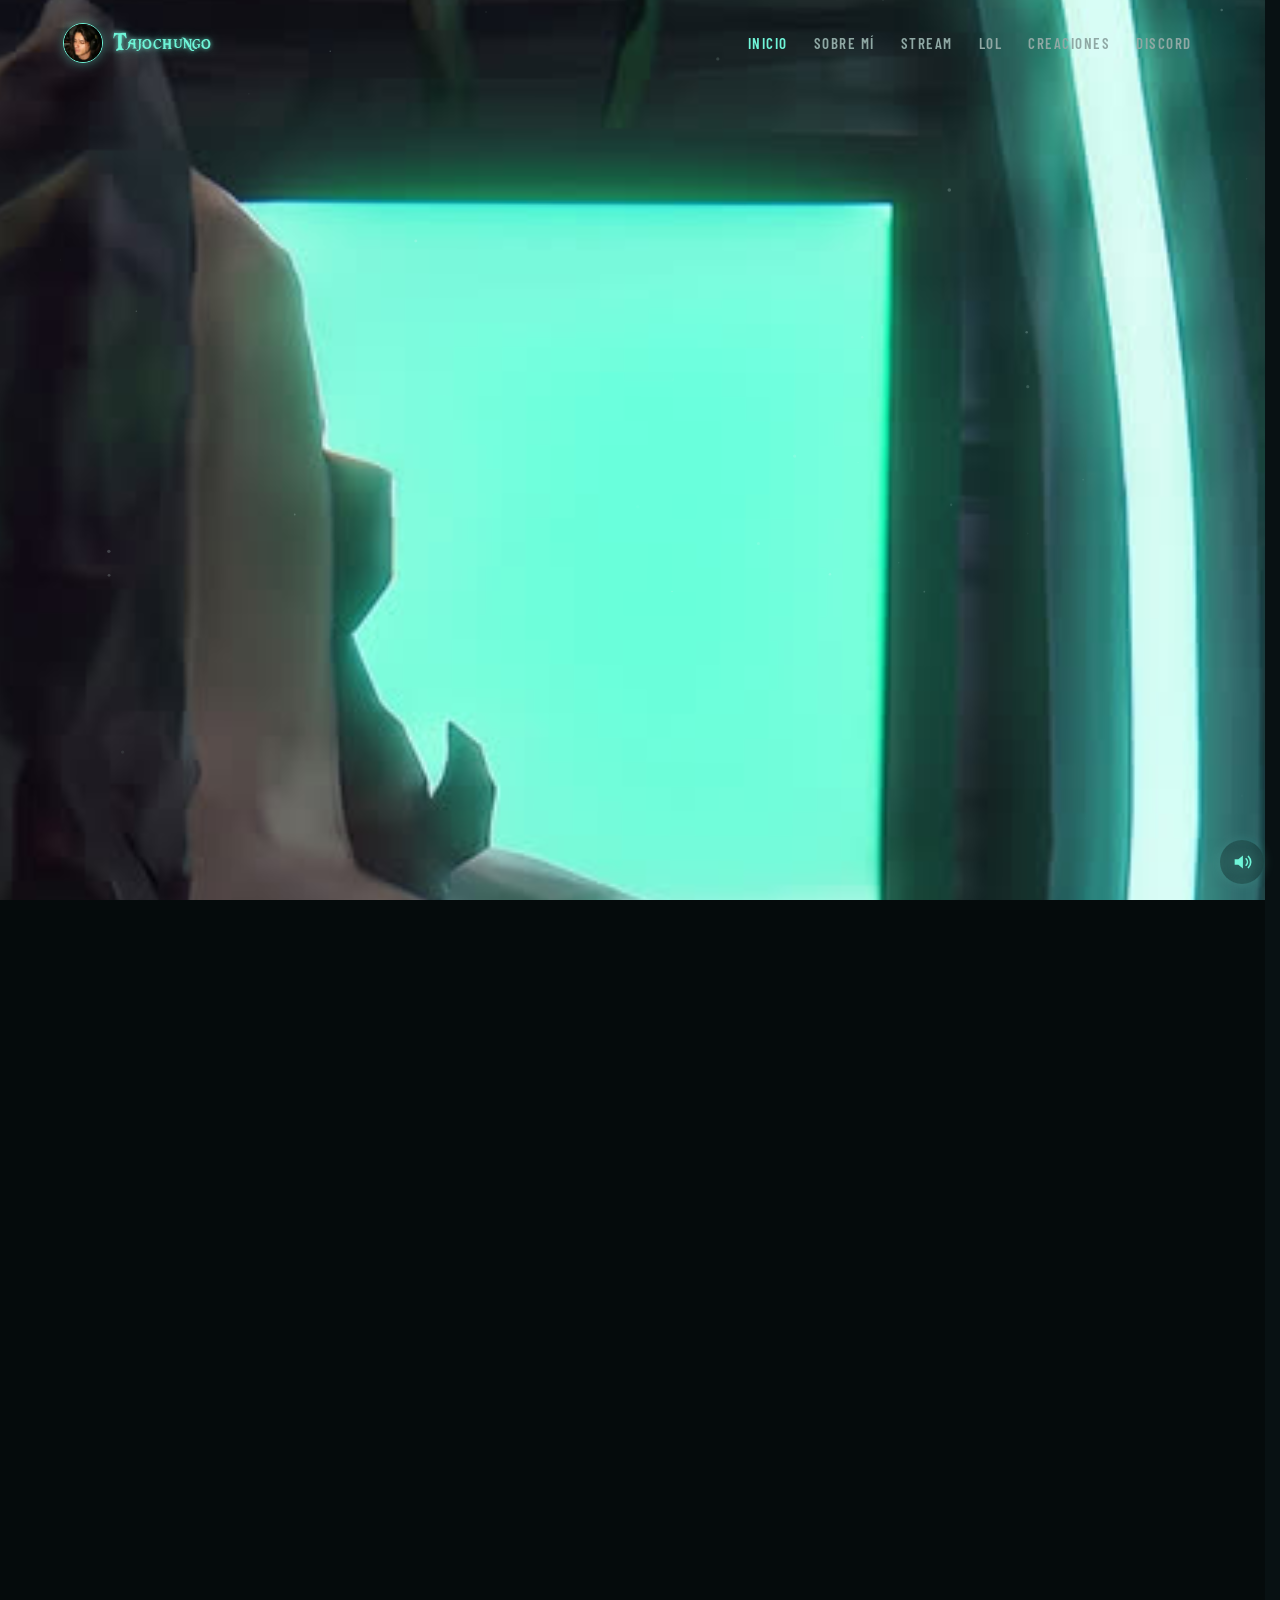
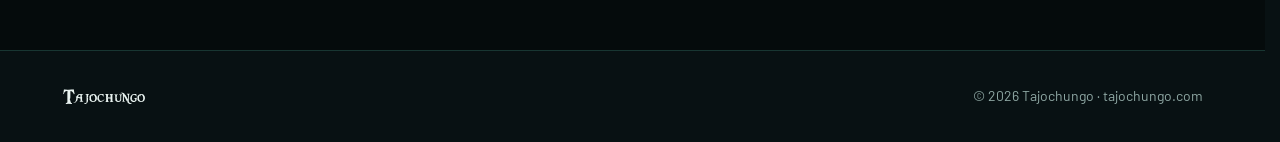
<file: index.html>
<!doctype html>
<html lang="es">
<head>
<meta charset="utf-8">
<meta name="viewport" content="width=device-width, initial-scale=1, viewport-fit=cover">
<title>Tajochungo</title>
<meta name="description" content="Un Tajo de oreja a oreja. Directos en Twitch y todo lo que hago.">
<link rel="icon" type="image/png" href="avatar.png">
<link rel="apple-touch-icon" href="avatar.png">
<link rel="canonical" href="https://tajochungo.com/">
<meta name="theme-color" content="#081113">
<meta property="og:type" content="website">
<meta property="og:url" content="https://tajochungo.com/">
<meta property="og:title" content="Tajochungo">
<meta property="og:description" content="Un Tajo de oreja a oreja. Directos en Twitch y todo lo que hago.">
<meta property="og:image" content="https://tajochungo.com/og.jpg">
<meta property="og:image:width" content="1200">
<meta property="og:image:height" content="630">
<meta name="twitter:card" content="summary_large_image">
<link rel="preconnect" href="https://fonts.googleapis.com">
<link rel="preconnect" href="https://fonts.gstatic.com" crossorigin>
<link rel="stylesheet" href="https://fonts.googleapis.com/css2?family=Barlow:ital,wght@0,400;0,500;0,600;0,700;1,300&family=Barlow+Condensed:ital,wght@0,500;0,600;0,700;1,300&display=swap">
<link rel="stylesheet" href="styles.css?v=8">
<script>try { if (sessionStorage.getItem("tj-sea")) { document.documentElement.classList.add("from-sea"); addEventListener("pagereveal", function (e) { if (e.viewTransition) e.viewTransition.skipTransition(); }); } } catch (e) {}</script>
<script type="speculationrules">{"prefetch":[{"where":{"href_matches":"/*"},"eagerness":"moderate"}]}</script>
</head>
<body>
<svg width="0" height="0" style="position:absolute" aria-hidden="true">
  <symbol id="i-twitch" viewBox="0 0 24 24"><path d="M4.3 2 3 5.4v13.8h4.7V22h2.6l2.7-2.8h3.9l5.2-5.2V2H4.3Zm15.5 11.1-2.9 2.9h-4.7l-2.6 2.6V16H5.6V3.8h14.2v9.3ZM16.9 7v5.2h-1.8V7h1.8Zm-4.9 0v5.2h-1.8V7H12Z"/></symbol>
  <symbol id="i-youtube" viewBox="0 0 24 24"><path d="M23 7.2a3 3 0 0 0-2.1-2.1C19 4.6 12 4.6 12 4.6s-7 0-8.9.5A3 3 0 0 0 1 7.2 31 31 0 0 0 .5 12a31 31 0 0 0 .5 4.8 3 3 0 0 0 2.1 2.1c1.9.5 8.9.5 8.9.5s7 0 8.9-.5a3 3 0 0 0 2.1-2.1c.4-1.6.5-4.8.5-4.8s0-3.2-.5-4.8ZM9.8 15V9l5.8 3-5.8 3Z"/></symbol>
  <symbol id="i-tiktok" viewBox="0 0 24 24"><path d="M16.6 2h-3.4v13.4a2.9 2.9 0 1 1-2.9-2.9c.3 0 .6 0 .9.1V9.2a6.3 6.3 0 1 0 5.4 6.2V8.7a8 8 0 0 0 4.7 1.5V6.8a4.7 4.7 0 0 1-4.7-4.8Z"/></symbol>
  <symbol id="i-instagram" viewBox="0 0 24 24"><path d="M12 7a5 5 0 1 0 0 10 5 5 0 0 0 0-10Zm0 8.2a3.2 3.2 0 1 1 0-6.4 3.2 3.2 0 0 1 0 6.4ZM17.3 5.5a1.2 1.2 0 1 0 0 2.4 1.2 1.2 0 0 0 0-2.4ZM12 1.8c-2.8 0-3.1 0-4.2.1-4 .2-5.7 1.9-5.9 5.9C1.8 8.9 1.8 9.2 1.8 12s0 3.1.1 4.2c.2 4 1.9 5.7 5.9 5.9 1.1.1 1.4.1 4.2.1s3.1 0 4.2-.1c4-.2 5.7-1.9 5.9-5.9.1-1.1.1-1.4.1-4.2s0-3.1-.1-4.2c-.2-4-1.9-5.7-5.9-5.9-1.1-.1-1.4-.1-4.2-.1Zm0 1.8c2.7 0 3 0 4.1.1 2.8.1 4 1.4 4.1 4.1.1 1.1.1 1.4.1 4.1s0 3-.1 4.1c-.1 2.7-1.4 4-4.1 4.1-1.1.1-1.4.1-4.1.1s-3 0-4.1-.1c-2.8-.1-4-1.4-4.1-4.1-.1-1.1-.1-1.4-.1-4.1s0-3 .1-4.1c.1-2.7 1.4-4 4.1-4.1 1.1-.1 1.4-.1 4.1-.1Z"/></symbol>
  <symbol id="i-spotify" viewBox="0 0 24 24"><path d="M12 0a12 12 0 1 0 0 24 12 12 0 0 0 0-24Zm5.5 17.3a.75.75 0 0 1-1 .25c-2.8-1.7-6.4-2.1-10.6-1.2a.75.75 0 1 1-.3-1.5c4.6-1 8.6-.6 11.7 1.4.4.2.5.7.2 1.05Zm1.5-3.3a.94.94 0 0 1-1.3.3c-3.2-2-8.1-2.6-11.9-1.4a.94.94 0 1 1-.55-1.8c4.3-1.3 9.7-.7 13.4 1.6.45.3.6.9.3 1.3Zm.1-3.4C15.3 8.3 8.9 8.1 5.2 9.2a1.1 1.1 0 1 1-.65-2.15c4.3-1.3 11.3-1.05 15.7 1.55a1.1 1.1 0 1 1-1.15 1.95Z"/></symbol>
  <symbol id="i-x" viewBox="0 0 24 24"><path d="M17.8 2.5h3.3l-7.2 8.2 8.4 11.1h-6.6l-5.2-6.8-5.9 6.8H1.3l7.7-8.8L1 2.5h6.8l4.7 6.2 5.3-6.2Zm-1.2 17.4h1.8L7.1 4.4H5.1l11.5 15.5Z"/></symbol>
  <symbol id="i-discord" viewBox="0 0 24 24"><path d="M20.3 4.4A19.8 19.8 0 0 0 15.4 3l-.6 1.3a18.4 18.4 0 0 0-5.6 0L8.6 3a19.7 19.7 0 0 0-4.9 1.5C.6 9.1-.3 13.6.1 18.1a19.9 19.9 0 0 0 6 3l1.3-2a12.9 12.9 0 0 1-2-1l.5-.4a14.2 14.2 0 0 0 12.2 0l.5.4c-.6.4-1.3.7-2 1l1.3 2a19.8 19.8 0 0 0 6-3c.5-5.2-.8-9.7-3.6-13.7ZM8 15.4c-1.2 0-2.2-1.1-2.2-2.4s1-2.4 2.2-2.4 2.2 1.1 2.2 2.4-1 2.4-2.2 2.4Zm8 0c-1.2 0-2.2-1.1-2.2-2.4s1-2.4 2.2-2.4 2.2 1.1 2.2 2.4-1 2.4-2.2 2.4Z"/></symbol>
</svg>
<header class="top">
  <div class="wrap">
    <a class="brand" href="index.html" aria-label="Tajochungo, inicio">
      <img class="brand-mark" src="avatar.webp" alt="" width="40" height="40">
      <span class="brand-name">Tajochungo</span>
    </a>
    <nav class="nav" aria-label="Secciones">
      <a href="index.html" aria-current="page">Inicio</a>
      <a href="sobre-mi.html">Sobre mí</a>
      <a href="stream.html">Stream</a>
      <a href="lol.html">LoL</a>
      <a href="creaciones.html">Creaciones</a>
      <a href="https://discord.gg/3dnbpVxPGH" target="_blank" rel="noopener">Discord</a>
    </nav>
  </div>
</header>

<main id="inicio">
  <section class="st-story" id="st-story" aria-label="Portada">
    <div class="st-stage" id="st-stage">
      <canvas class="st-room" id="st-room" role="img" aria-label="Gangplank en su camarote, de espaldas, frente a la pantalla"></canvas>
      <div class="st-layer st-vignette" id="st-vig"></div>

      <div class="st-layer st-title" id="st-title">
        <a class="st-live" id="st-live" href="https://www.twitch.tv/tajochungo" target="_blank" rel="noopener" hidden>En directo</a>
        <span class="tag">OTP Gangplank · Streamer español</span>
        <h1>Tajochungo</h1>
        <p class="motto">— Un Tajo de oreja a oreja —</p>
        <nav class="st-socials" aria-label="Mis redes">
          <a class="tw" href="https://www.twitch.tv/tajochungo" target="_blank" rel="noopener" aria-label="Twitch" title="Twitch"><svg><use href="#i-twitch"/></svg></a>
          <a class="dc" href="https://discord.gg/3dnbpVxPGH" target="_blank" rel="noopener" aria-label="Discord" title="Discord"><svg><use href="#i-discord"/></svg></a>
          <a class="yt" href="https://www.youtube.com/@Tajochungo" target="_blank" rel="noopener" aria-label="YouTube" title="YouTube"><svg><use href="#i-youtube"/></svg></a>
          <a class="tt" href="https://www.tiktok.com/@tajochungo" target="_blank" rel="noopener" aria-label="TikTok" title="TikTok"><svg><use href="#i-tiktok"/></svg></a>
          <a class="ig" href="https://www.instagram.com/tajochungo" target="_blank" rel="noopener" aria-label="Instagram" title="Instagram"><svg><use href="#i-instagram"/></svg></a>
          <a class="xx" href="https://x.com/tajochungo" target="_blank" rel="noopener" aria-label="X" title="X"><svg><use href="#i-x"/></svg></a>
          <a class="sp" href="https://open.spotify.com/user/31vsihhfgxpq2ytsev3mcqumsfri" target="_blank" rel="noopener" aria-label="Spotify" title="Spotify"><svg><use href="#i-spotify"/></svg></a>
        </nav>
      </div>
      <div class="st-hint" id="st-hint">Baja<b aria-hidden="true">⚓</b></div>

      <div class="st-layer st-sea" id="st-sea"></div>
      <div class="st-layer st-surface" id="st-surf"></div>
      <div class="st-layer st-rays" id="st-rays"><i></i><i></i><i></i><i></i><i></i></div>
      <div class="st-layer st-caustics" id="st-caus"></div>
      <div class="st-drift far" id="st-d1" style="width:120px"><img src="media/barril-lg.webp" alt=""></div>
      <div class="st-drift mid" id="st-d2" style="width:190px"><img src="media/barril-lg.webp" alt=""></div>
      <div class="st-drift" id="st-d3" style="width:280px"><img src="media/barril-lg.webp" alt=""></div>
      <canvas class="st-fx" id="st-fx" aria-hidden="true"></canvas>
      <div class="st-layer st-floor" id="st-floor"></div>
      <div class="st-layer st-flash" id="st-flash"></div>

      <div class="st-layer st-ch" id="st-ch1">
        <div class="sched" id="horario">
          <h2>Horario</h2>
          <p class="sched-days" id="week" aria-label="Todos los días menos el miércoles"><span data-dia="1">L</span><span data-dia="2">M</span><span data-dia="3" class="off">X</span><span data-dia="4">J</span><span data-dia="5">V</span><span data-dia="6">S</span><span data-dia="0">D</span></p>
          <p class="sched-time">18:00 <i>–</i> 00:00</p>
          <p class="sched-games">LoL y WoW</p>
        </div>
      </div>

      <div class="st-layer st-ch" id="st-ch2">
        <h2>Mi canal</h2>
        <div class="screen" id="screen" aria-live="polite">
          <div class="frame" id="frame">
            <video id="offline-video" src="media/offline.mp4" poster="media/offline-poster.webp" muted loop playsinline preload="none"></video>
            <div class="frame-top">
              <span class="frame-label" id="frame-label">Ahora no estoy en directo</span>
            </div>
          </div>
          <div class="channels">
            <a class="chan" id="tw-card" href="https://www.twitch.tv/tajochungo" target="_blank" rel="noopener">
              <span class="chan-ico tw"><svg><use href="#i-twitch"/></svg></span>
              <span class="chan-txt"><span class="chan-name">Twitch</span><span class="chan-sub">tajochungo</span></span>
              <span class="status" id="tw-state">Offline</span>
            </a>
          </div>
        </div>
      </div>
      <div class="st-layer st-ch st-bit" id="st-ch3">
        <div class="st-bit-in">
          <div class="st-bit-head">
            <h2>Bitácora de Tajochungo</h2>
            <p class="st-bit-lede">Entra a lo que te interese. Esto irá creciendo con cada proyecto nuevo.</p>
          </div>
      <div class="doors">
        <a class="door" href="sobre-mi.html" style="--d:0">
          <span class="pool" aria-hidden="true">
            <span class="bob"><img class="barrel-img" src="media/barril-lg.webp" alt=""></span>
            <img class="barrel-face" src="avatar.webp" alt="">
          </span>
          <h3>Sobre mí</h3>
          <span class="door-more"><span><p>Quién soy y a dónde voy.</p><span class="door-go">Entrar →</span></span></span>
        </a>
        <a class="door" href="stream.html" style="--d:1">
          <span class="pool" aria-hidden="true">
            <span class="bob"><img class="barrel-img" src="media/barril-lg.webp" alt=""></span>
            <img class="barrel-face" src="emotes/emote-anim.webp" alt="">
          </span>
          <h3>Mi stream</h3>
          <span class="door-more"><span><p>Mi historial de streamer.</p><span class="door-go">Entrar →</span></span></span>
        </a>
        <a class="door" href="lol.html" style="--d:2">
          <span class="pool" aria-hidden="true">
            <span class="bob"><img class="barrel-img" src="media/barril-lg.webp" alt=""></span>
            <img class="barrel-face" src="emotes/emote-01.webp" alt="">
          </span>
          <h3>League of Legends</h3>
          <span class="door-more"><span><p>Mis dos cuentas, rango y con qué juego.</p><span class="door-go">Entrar →</span></span></span>
        </a>
        <a class="door" href="creaciones.html" style="--d:3">
          <span class="pool" aria-hidden="true">
            <span class="bob"><img class="barrel-img" src="media/barril-lg.webp" alt=""></span>
            <img class="barrel-face" src="emotes/emote-07.webp" alt="">
          </span>
          <h3>Creaciones</h3>
          <span class="door-more"><span><p>Emotes, emblemas y cosas que he hecho para el stream.</p><span class="door-go">Entrar →</span></span></span>
        </a>
      </div>
        </div>
      </div>
    </div>
  </section>


</main>
<footer>
  <div class="wrap">
    <span class="sign">Tajochungo</span>
    <span>© <span id="year">2026</span> Tajochungo · tajochungo.com</span>
  </div>
</footer>
<script src="https://code.jquery.com/jquery-3.7.1.min.js"></script>
<script src="ripples.js"></script>
<script src="site.js?v=22"></script>
<script src="portada.js?v=31"></script>

<script>
// Ventana de directo: si estoy en Twitch se ve Twitch; si no, el vídeo del camarote.
(function () {
  var frame = document.getElementById("frame");
  var video = document.getElementById("offline-video");
  var label = document.getElementById("frame-label");
  var screen = document.getElementById("screen");
  var top = frame.querySelector(".frame-top");
  var host = location.hostname || "tajochungo.com", current = false;
  function timeout(ms) { return new Promise(function (_, rej) { setTimeout(function () { rej(new Error("timeout")); }, ms); }); }
  function show(live) {
    var el = document.getElementById("tw-state");
    el.className = "status" + (live ? " on" : "");
    el.textContent = live ? "En directo" : "Offline";
    document.getElementById("tw-card").classList.toggle("is-live", live);
    document.getElementById("st-live").hidden = !live;
    if (live === current) return;
    current = live;
    var old = frame.querySelector(".player");
    if (old) old.remove();
    screen.classList.toggle("is-live", live);
    if (!live) {
      video.hidden = false;
      label.className = "frame-label"; label.textContent = "Ahora no estoy en directo";
      return;
    }
    var box = document.createElement("div");
    box.className = "player twitch"; box.title = "Directo de Tajochungo en Twitch";
    var f = document.createElement("iframe");
    f.src = "https://player.twitch.tv/?channel=tajochungo&parent=" + host + "&parent=tajochungo.com&parent=www.tajochungo.com&muted=true&autoplay=true";
    f.allowFullscreen = true; f.setAttribute("allow", "autoplay; fullscreen");
    box.appendChild(f); frame.insertBefore(box, top);
    video.hidden = true; try { video.pause(); } catch (e) {}
    label.className = "frame-label on"; label.textContent = "En directo en Twitch";
  }
  function check() {
    Promise.race([fetch("https://decapi.me/twitch/uptime/tajochungo").then(function (r) { return r.text(); }), timeout(6000)])
      .then(function (t) { return !/offline|error|not found|could not/i.test(t); }).catch(function () { return false; })
      .then(show);
  }
  check(); setInterval(check, 60000);
})();
</script>
<script>
// Barriles con el dedo: el primer toque lo hunde y enseña la imagen, el segundo entra
(function () {
  var doors = Array.prototype.slice.call(document.querySelectorAll(".door"));
  doors.forEach(function (d) {
    d.addEventListener("click", function (e) {
      var touch = window.matchMedia && window.matchMedia("(hover: none)").matches;
      if (!touch || d.classList.contains("open")) return;
      e.preventDefault();
      doors.forEach(function (o) { o.classList.toggle("open", o === d); });
      d.dispatchEvent(new Event("mouseenter"));
    });
  });
})();
</script>
</body>
</html>
</file>
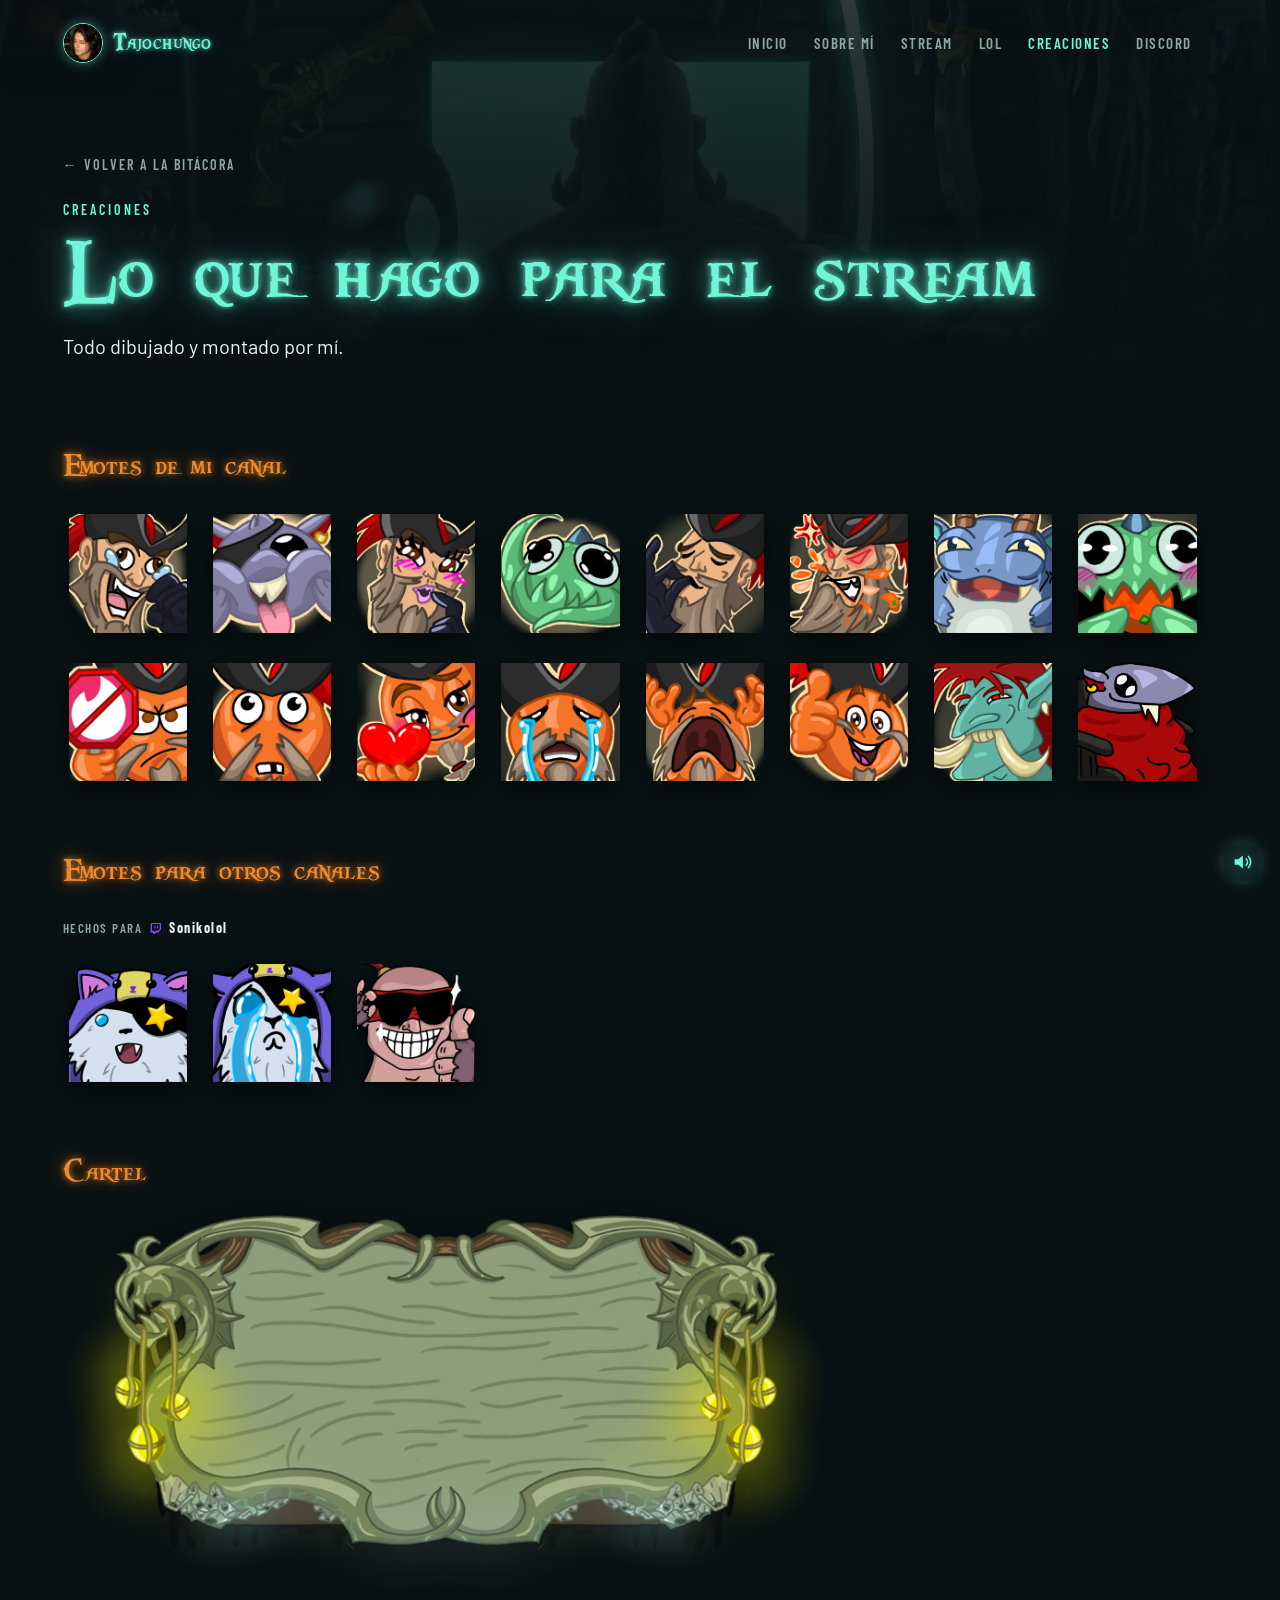
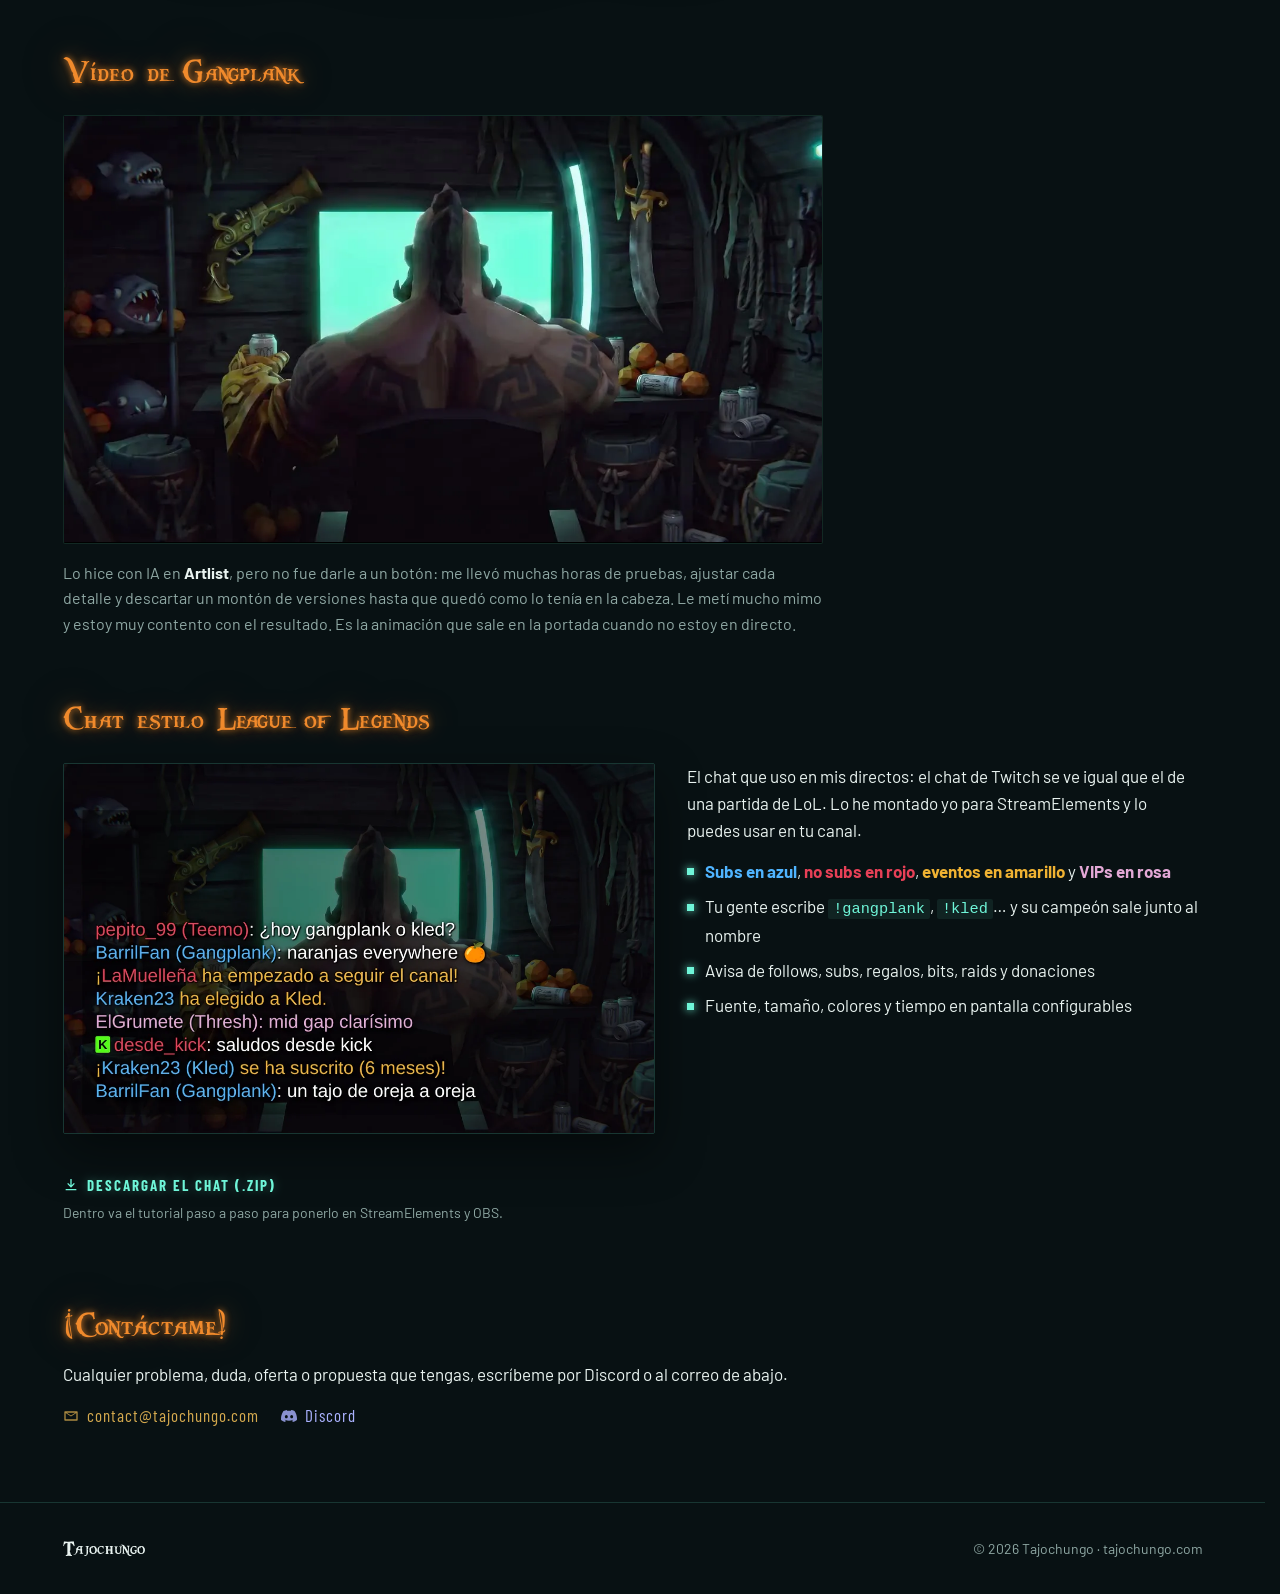
<file: creaciones.html>
<!doctype html>
<html lang="es">
<head>
<meta charset="utf-8">
<meta name="viewport" content="width=device-width, initial-scale=1, viewport-fit=cover">
<title>Creaciones · Tajochungo</title>
<meta name="description" content="Emotes, un cartel, el vídeo de Gangplank y el chat estilo LoL para StreamElements que ha hecho Tajochungo. Descarga el chat gratis o pídele algo.">
<link rel="icon" type="image/png" href="avatar.png">
<link rel="apple-touch-icon" href="avatar.png">
<link rel="canonical" href="https://tajochungo.com/creaciones.html">
<meta name="theme-color" content="#081113">
<meta property="og:type" content="website">
<meta property="og:url" content="https://tajochungo.com/creaciones.html">
<meta property="og:title" content="Creaciones · Tajochungo">
<meta property="og:description" content="Emotes, un cartel, el vídeo de Gangplank y el chat estilo LoL para StreamElements que ha hecho Tajochungo. Descarga el chat gratis o pídele algo.">
<meta property="og:image" content="https://tajochungo.com/og.jpg">
<meta property="og:image:width" content="1200">
<meta property="og:image:height" content="630">
<meta name="twitter:card" content="summary_large_image">
<link rel="preconnect" href="https://fonts.googleapis.com">
<link rel="preconnect" href="https://fonts.gstatic.com" crossorigin>
<link rel="stylesheet" href="https://fonts.googleapis.com/css2?family=Barlow:ital,wght@0,400;0,500;0,600;0,700;1,300&family=Barlow+Condensed:ital,wght@0,500;0,600;0,700;1,300&display=swap">
<link rel="stylesheet" href="styles.css?v=8">
<script>try { if (sessionStorage.getItem("tj-sea")) { document.documentElement.classList.add("from-sea"); addEventListener("pagereveal", function (e) { if (e.viewTransition) e.viewTransition.skipTransition(); }); } } catch (e) {}</script>
<script type="speculationrules">{"prefetch":[{"where":{"href_matches":"/*"},"eagerness":"moderate"}]}</script>
</head>
<body>
<svg width="0" height="0" style="position:absolute" aria-hidden="true">
  <symbol id="i-twitch" viewBox="0 0 24 24"><path d="M4.3 2 3 5.4v13.8h4.7V22h2.6l2.7-2.8h3.9l5.2-5.2V2H4.3Zm15.5 11.1-2.9 2.9h-4.7l-2.6 2.6V16H5.6V3.8h14.2v9.3ZM16.9 7v5.2h-1.8V7h1.8Zm-4.9 0v5.2h-1.8V7H12Z"/></symbol>
  <symbol id="i-youtube" viewBox="0 0 24 24"><path d="M23 7.2a3 3 0 0 0-2.1-2.1C19 4.6 12 4.6 12 4.6s-7 0-8.9.5A3 3 0 0 0 1 7.2 31 31 0 0 0 .5 12a31 31 0 0 0 .5 4.8 3 3 0 0 0 2.1 2.1c1.9.5 8.9.5 8.9.5s7 0 8.9-.5a3 3 0 0 0 2.1-2.1c.4-1.6.5-4.8.5-4.8s0-3.2-.5-4.8ZM9.8 15V9l5.8 3-5.8 3Z"/></symbol>
  <symbol id="i-tiktok" viewBox="0 0 24 24"><path d="M16.6 2h-3.4v13.4a2.9 2.9 0 1 1-2.9-2.9c.3 0 .6 0 .9.1V9.2a6.3 6.3 0 1 0 5.4 6.2V8.7a8 8 0 0 0 4.7 1.5V6.8a4.7 4.7 0 0 1-4.7-4.8Z"/></symbol>
  <symbol id="i-instagram" viewBox="0 0 24 24"><path d="M12 7a5 5 0 1 0 0 10 5 5 0 0 0 0-10Zm0 8.2a3.2 3.2 0 1 1 0-6.4 3.2 3.2 0 0 1 0 6.4ZM17.3 5.5a1.2 1.2 0 1 0 0 2.4 1.2 1.2 0 0 0 0-2.4ZM12 1.8c-2.8 0-3.1 0-4.2.1-4 .2-5.7 1.9-5.9 5.9C1.8 8.9 1.8 9.2 1.8 12s0 3.1.1 4.2c.2 4 1.9 5.7 5.9 5.9 1.1.1 1.4.1 4.2.1s3.1 0 4.2-.1c4-.2 5.7-1.9 5.9-5.9.1-1.1.1-1.4.1-4.2s0-3.1-.1-4.2c-.2-4-1.9-5.7-5.9-5.9-1.1-.1-1.4-.1-4.2-.1Zm0 1.8c2.7 0 3 0 4.1.1 2.8.1 4 1.4 4.1 4.1.1 1.1.1 1.4.1 4.1s0 3-.1 4.1c-.1 2.7-1.4 4-4.1 4.1-1.1.1-1.4.1-4.1.1s-3 0-4.1-.1c-2.8-.1-4-1.4-4.1-4.1-.1-1.1-.1-1.4-.1-4.1s0-3 .1-4.1c.1-2.7 1.4-4 4.1-4.1 1.1-.1 1.4-.1 4.1-.1Z"/></symbol>
  <symbol id="i-x" viewBox="0 0 24 24"><path d="M17.8 2.5h3.3l-7.2 8.2 8.4 11.1h-6.6l-5.2-6.8-5.9 6.8H1.3l7.7-8.8L1 2.5h6.8l4.7 6.2 5.3-6.2Zm-1.2 17.4h1.8L7.1 4.4H5.1l11.5 15.5Z"/></symbol>
  <symbol id="i-discord" viewBox="0 0 24 24"><path d="M20.3 4.4A19.8 19.8 0 0 0 15.4 3l-.6 1.3a18.4 18.4 0 0 0-5.6 0L8.6 3a19.7 19.7 0 0 0-4.9 1.5C.6 9.1-.3 13.6.1 18.1a19.9 19.9 0 0 0 6 3l1.3-2a12.9 12.9 0 0 1-2-1l.5-.4a14.2 14.2 0 0 0 12.2 0l.5.4c-.6.4-1.3.7-2 1l1.3 2a19.8 19.8 0 0 0 6-3c.5-5.2-.8-9.7-3.6-13.7ZM8 15.4c-1.2 0-2.2-1.1-2.2-2.4s1-2.4 2.2-2.4 2.2 1.1 2.2 2.4-1 2.4-2.2 2.4Zm8 0c-1.2 0-2.2-1.1-2.2-2.4s1-2.4 2.2-2.4 2.2 1.1 2.2 2.4-1 2.4-2.2 2.4Z"/></symbol>
  <symbol id="i-download" viewBox="0 0 24 24"><path d="M11 3h2v9.2l3.3-3.3 1.4 1.4L12 16 6.3 10.3l1.4-1.4 3.3 3.3V3ZM4 18h16v2H4v-2Z"/></symbol>
  <symbol id="i-mail" viewBox="0 0 24 24"><path d="M3 5h18a1 1 0 0 1 1 1v12a1 1 0 0 1-1 1H3a1 1 0 0 1-1-1V6a1 1 0 0 1 1-1Zm1 2.4V17h16V7.4l-8 5.3-8-5.3ZM5.6 7 12 11.2 18.4 7H5.6Z"/></symbol>
</svg>
<header class="top">
  <div class="wrap">
    <a class="brand" href="index.html" aria-label="Tajochungo, inicio">
      <img class="brand-mark" src="avatar.webp" alt="" width="40" height="40">
      <span class="brand-name">Tajochungo</span>
    </a>
    <nav class="nav" aria-label="Secciones">
      <a href="index.html">Inicio</a>
      <a href="sobre-mi.html">Sobre mí</a>
      <a href="stream.html">Stream</a>
      <a href="lol.html">LoL</a>
      <a href="creaciones.html" aria-current="page">Creaciones</a>
      <a href="https://discord.gg/3dnbpVxPGH" target="_blank" rel="noopener">Discord</a>
    </nav>
  </div>
</header>

<main>
  <section class="page-hero">
    <div class="page-water" aria-hidden="true"></div>
    <div class="wrap">
      <a class="back" href="index.html#bitacora-4" data-sea-back>← Volver a la Bitácora</a>
      <p class="eyebrow" style="margin-top:22px">Creaciones</p>
      <h1>Lo que hago para el stream</h1>
      <p class="intro">Todo dibujado y montado por mí.</p>
    </div>
  </section>
  <section class="block">
    <div class="wrap">
      <div class="work">
        <div class="work-head reveal"><h3>Emotes de mi canal</h3></div>
        <div class="gallery emotes">
<button type="button" class="emote reveal" data-big="emotes/canal/grande/emote-01.png" aria-label="Ver en grande: Emote 1 de Tajochungo" style="--d:1"><span class="emote-float"><img src="emotes/canal/emote-01.png" alt="Emote 1 de Tajochungo" loading="lazy" width="256" height="256"></span></button>
<button type="button" class="emote reveal" data-big="emotes/canal/grande/emote-02.png" aria-label="Ver en grande: Emote 2 de Tajochungo" style="--d:2"><span class="emote-float"><img src="emotes/canal/emote-02.png" alt="Emote 2 de Tajochungo" loading="lazy" width="256" height="256"></span></button>
<button type="button" class="emote reveal" data-big="emotes/canal/grande/emote-03.png" aria-label="Ver en grande: Emote 3 de Tajochungo" style="--d:3"><span class="emote-float"><img src="emotes/canal/emote-03.png" alt="Emote 3 de Tajochungo" loading="lazy" width="256" height="256"></span></button>
<button type="button" class="emote reveal" data-big="emotes/canal/grande/emote-04.png" aria-label="Ver en grande: Emote 4 de Tajochungo" style="--d:4"><span class="emote-float"><img src="emotes/canal/emote-04.png" alt="Emote 4 de Tajochungo" loading="lazy" width="256" height="256"></span></button>
<button type="button" class="emote reveal" data-big="emotes/canal/grande/emote-05.png" aria-label="Ver en grande: Emote 5 de Tajochungo" style="--d:5"><span class="emote-float"><img src="emotes/canal/emote-05.png" alt="Emote 5 de Tajochungo" loading="lazy" width="256" height="256"></span></button>
<button type="button" class="emote reveal" data-big="emotes/canal/grande/emote-06.png" aria-label="Ver en grande: Emote 6 de Tajochungo" style="--d:6"><span class="emote-float"><img src="emotes/canal/emote-06.png" alt="Emote 6 de Tajochungo" loading="lazy" width="256" height="256"></span></button>
<button type="button" class="emote reveal" data-big="emotes/canal/grande/emote-07.png" aria-label="Ver en grande: Emote 7 de Tajochungo" style="--d:0"><span class="emote-float"><img src="emotes/canal/emote-07.png" alt="Emote 7 de Tajochungo" loading="lazy" width="256" height="256"></span></button>
<button type="button" class="emote reveal" data-big="emotes/canal/grande/emote-08.png" aria-label="Ver en grande: Emote 8 de Tajochungo" style="--d:1"><span class="emote-float"><img src="emotes/canal/emote-08.png" alt="Emote 8 de Tajochungo" loading="lazy" width="256" height="256"></span></button>
<button type="button" class="emote reveal" data-big="emotes/canal/grande/emote-11.png" aria-label="Ver en grande: Emote 9 de Tajochungo" style="--d:2"><span class="emote-float"><img src="emotes/canal/emote-11.png" alt="Emote 9 de Tajochungo" loading="lazy" width="256" height="256"></span></button>
<button type="button" class="emote reveal" data-big="emotes/canal/grande/emote-12.png" aria-label="Ver en grande: Emote 10 de Tajochungo" style="--d:3"><span class="emote-float"><img src="emotes/canal/emote-12.png" alt="Emote 10 de Tajochungo" loading="lazy" width="256" height="256"></span></button>
<button type="button" class="emote reveal" data-big="emotes/canal/grande/emote-13.png" aria-label="Ver en grande: Emote 11 de Tajochungo" style="--d:4"><span class="emote-float"><img src="emotes/canal/emote-13.png" alt="Emote 11 de Tajochungo" loading="lazy" width="256" height="256"></span></button>
<button type="button" class="emote reveal" data-big="emotes/canal/grande/emote-15.png" aria-label="Ver en grande: Emote 12 de Tajochungo" style="--d:5"><span class="emote-float"><img src="emotes/canal/emote-15.png" alt="Emote 12 de Tajochungo" loading="lazy" width="256" height="256"></span></button>
<button type="button" class="emote reveal" data-big="emotes/canal/grande/emote-16.png" aria-label="Ver en grande: Emote 13 de Tajochungo" style="--d:6"><span class="emote-float"><img src="emotes/canal/emote-16.png" alt="Emote 13 de Tajochungo" loading="lazy" width="256" height="256"></span></button>
<button type="button" class="emote reveal" data-big="emotes/canal/grande/emote-17.png" aria-label="Ver en grande: Emote 14 de Tajochungo" style="--d:0"><span class="emote-float"><img src="emotes/canal/emote-17.png" alt="Emote 14 de Tajochungo" loading="lazy" width="256" height="256"></span></button>
<button type="button" class="emote reveal" data-big="emotes/canal/grande/emote-21.png" aria-label="Ver en grande: Emote 15 de Tajochungo" style="--d:1"><span class="emote-float"><img src="emotes/canal/emote-21.png" alt="Emote 15 de Tajochungo" loading="lazy" width="256" height="256"></span></button>
<button type="button" class="emote reveal" data-big="emotes/canal/emote-animado.gif" aria-label="Ver en grande: Emote animado de Tajochungo" style="--d:2"><span class="emote-float"><img src="emotes/canal/emote-animado.gif" alt="Emote animado de Tajochungo" loading="lazy" width="256" height="256"></span></button>
        </div>
      </div>
      <div class="work">
        <div class="work-head reveal"><h3>Emotes para otros canales</h3></div>
        <a class="for-chan reveal" href="https://www.twitch.tv/sonikolol_" target="_blank" rel="noopener"><span class="for-label">Hechos para</span><svg><use href="#i-twitch"/></svg><span class="for-name">Sonikolol</span></a>
        <div class="gallery emotes">
<button type="button" class="emote reveal" data-big="emotes/otros/grande/sonikolol-1.png" aria-label="Ver en grande: Emote 1 hecho para Sonikolol" style="--d:3"><span class="emote-float"><img src="emotes/otros/sonikolol-1.png" alt="Emote 1 hecho para Sonikolol" loading="lazy" width="256" height="256"></span></button>
<button type="button" class="emote reveal" data-big="emotes/otros/grande/sonikolol-2.png" aria-label="Ver en grande: Emote 2 hecho para Sonikolol" style="--d:4"><span class="emote-float"><img src="emotes/otros/sonikolol-2.png" alt="Emote 2 hecho para Sonikolol" loading="lazy" width="256" height="256"></span></button>
<button type="button" class="emote reveal" data-big="emotes/otros/grande/sonikolol-3.png" aria-label="Ver en grande: Emote 3 hecho para Sonikolol" style="--d:5"><span class="emote-float"><img src="emotes/otros/sonikolol-3.png" alt="Emote 3 hecho para Sonikolol" loading="lazy" width="256" height="256"></span></button>
        </div>
      </div>
      <div class="work">
        <div class="work-head reveal"><h3>Cartel</h3></div>
        <button type="button" class="poster-one reveal" data-big="media/grande/cartel-serpientes.png" data-wide aria-label="Ver en grande: cartel de las dos serpientes"><img src="media/cartel-serpientes.png" alt="Cartel de madera con dos serpientes marinas a los lados" loading="lazy" width="800" height="394"></button>
      </div>
      <div class="work">
        <div class="work-head reveal"><h3>Vídeo de Gangplank</h3></div>
        <div class="video-box reveal">
          <video src="media/offline.mp4" poster="media/offline-poster.webp" autoplay muted loop playsinline></video>
        </div>
        <p class="video-text reveal">Lo hice con IA en <b>Artlist</b>, pero no fue darle a un botón: me llevó muchas horas de pruebas, ajustar cada detalle y descartar un montón de versiones hasta que quedó como lo tenía en la cabeza. Le metí mucho mimo y estoy muy contento con el resultado. Es la animación que sale en la portada cuando no estoy en directo.</p>
      </div>
      <div class="work" id="chat-lol">
        <div class="work-head reveal"><h3>Chat estilo League of Legends</h3></div>
        <div class="tool reveal">
          <img class="tool-shot" src="media/chat-lol.webp" alt="Vista previa del chat estilo League of Legends para StreamElements" loading="lazy" width="1120" height="700">
          <div class="tool-info">
            <p>El chat que uso en mis directos: el chat de Twitch se ve igual que el de una partida de LoL. Lo he montado yo para StreamElements y lo puedes usar en tu canal.</p>
            <ul class="tool-list">
              <li><b class="c-sub">Subs en azul</b>, <b class="c-nosub">no subs en rojo</b>, <b class="c-event">eventos en amarillo</b> y <b class="c-vip">VIPs en rosa</b></li>
              <li>Tu gente escribe <code>!gangplank</code>, <code>!kled</code>… y su campeón sale junto al nombre</li>
              <li>Avisa de follows, subs, regalos, bits, raids y donaciones</li>
              <li>Fuente, tamaño, colores y tiempo en pantalla configurables</li>
            </ul>
          </div>
          <div class="tool-get">
            <p class="tool-dl"><a class="dl-link" href="descargas/chat-lol-tajochungo.zip" download><svg><use href="#i-download"/></svg>Descargar el chat (.zip)</a> <span class="note">Dentro va el tutorial paso a paso para ponerlo en StreamElements y OBS.</span></p>
          </div>
        </div>
      </div>
      <div class="ask reveal" id="pidemelo">
        <div>
          <h3>¡Contáctame!</h3>
          <p>Cualquier problema, duda, oferta o propuesta que tengas, escríbeme por Discord o al correo de abajo.</p>
          <div class="ask-links">
            <a class="ask-mail" href="mailto:contact@tajochungo.com"><svg><use href="#i-mail"/></svg>contact@tajochungo.com</a>
            <a class="ask-mail ask-discord" href="https://discord.gg/3dnbpVxPGH" target="_blank" rel="noopener"><svg><use href="#i-discord"/></svg>Discord</a>
          </div>
        </div>
      </div>
    </div>
  </section>
</main>
<footer>
  <div class="wrap">
    <span class="sign">Tajochungo</span>
    <span>© <span id="year">2026</span> Tajochungo · tajochungo.com</span>
  </div>
</footer>
<script src="https://code.jquery.com/jquery-3.7.1.min.js"></script>
<script src="ripples.js"></script>
<script src="site.js?v=22"></script>
</body>
</html>
</file>
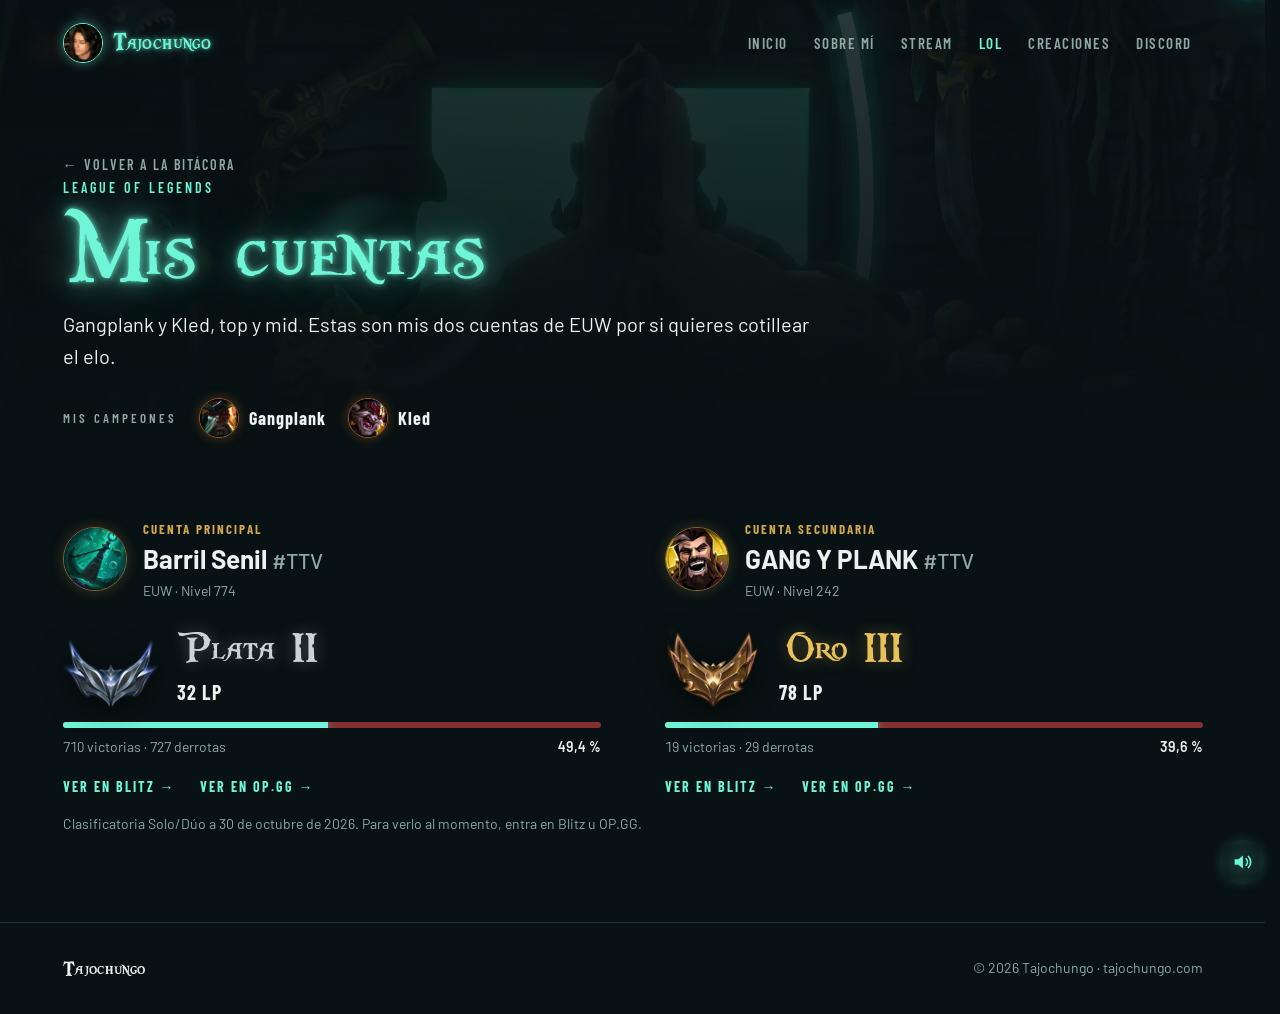
<file: lol.html>
<!doctype html>
<html lang="es">
<head>
<meta charset="utf-8">
<meta name="viewport" content="width=device-width, initial-scale=1, viewport-fit=cover">
<title>League of Legends · Tajochungo</title>
<meta name="description" content="Las cuentas de League of Legends de Tajochungo: Barril Senil#TTV y GANG Y PLANK#TTV en EUW.">
<link rel="icon" type="image/png" href="avatar.png">
<link rel="apple-touch-icon" href="avatar.png">
<link rel="canonical" href="https://tajochungo.com/lol.html">
<meta name="theme-color" content="#081113">
<meta property="og:type" content="website">
<meta property="og:url" content="https://tajochungo.com/lol.html">
<meta property="og:title" content="League of Legends · Tajochungo">
<meta property="og:description" content="Las cuentas de League of Legends de Tajochungo: Barril Senil#TTV y GANG Y PLANK#TTV en EUW.">
<meta property="og:image" content="https://tajochungo.com/og.jpg">
<meta property="og:image:width" content="1200">
<meta property="og:image:height" content="630">
<meta name="twitter:card" content="summary_large_image">
<link rel="preconnect" href="https://fonts.googleapis.com">
<link rel="preconnect" href="https://fonts.gstatic.com" crossorigin>
<link rel="stylesheet" href="https://fonts.googleapis.com/css2?family=Barlow:ital,wght@0,400;0,500;0,600;0,700;1,300&family=Barlow+Condensed:ital,wght@0,500;0,600;0,700;1,300&display=swap">
<link rel="stylesheet" href="styles.css?v=8">
<script>try { if (sessionStorage.getItem("tj-sea")) { document.documentElement.classList.add("from-sea"); addEventListener("pagereveal", function (e) { if (e.viewTransition) e.viewTransition.skipTransition(); }); } } catch (e) {}</script>
<script type="speculationrules">{"prefetch":[{"where":{"href_matches":"/*"},"eagerness":"moderate"}]}</script>
</head>
<body>
<svg width="0" height="0" style="position:absolute" aria-hidden="true">
  <symbol id="i-twitch" viewBox="0 0 24 24"><path d="M4.3 2 3 5.4v13.8h4.7V22h2.6l2.7-2.8h3.9l5.2-5.2V2H4.3Zm15.5 11.1-2.9 2.9h-4.7l-2.6 2.6V16H5.6V3.8h14.2v9.3ZM16.9 7v5.2h-1.8V7h1.8Zm-4.9 0v5.2h-1.8V7H12Z"/></symbol>
  <symbol id="i-youtube" viewBox="0 0 24 24"><path d="M23 7.2a3 3 0 0 0-2.1-2.1C19 4.6 12 4.6 12 4.6s-7 0-8.9.5A3 3 0 0 0 1 7.2 31 31 0 0 0 .5 12a31 31 0 0 0 .5 4.8 3 3 0 0 0 2.1 2.1c1.9.5 8.9.5 8.9.5s7 0 8.9-.5a3 3 0 0 0 2.1-2.1c.4-1.6.5-4.8.5-4.8s0-3.2-.5-4.8ZM9.8 15V9l5.8 3-5.8 3Z"/></symbol>
  <symbol id="i-tiktok" viewBox="0 0 24 24"><path d="M16.6 2h-3.4v13.4a2.9 2.9 0 1 1-2.9-2.9c.3 0 .6 0 .9.1V9.2a6.3 6.3 0 1 0 5.4 6.2V8.7a8 8 0 0 0 4.7 1.5V6.8a4.7 4.7 0 0 1-4.7-4.8Z"/></symbol>
  <symbol id="i-instagram" viewBox="0 0 24 24"><path d="M12 7a5 5 0 1 0 0 10 5 5 0 0 0 0-10Zm0 8.2a3.2 3.2 0 1 1 0-6.4 3.2 3.2 0 0 1 0 6.4ZM17.3 5.5a1.2 1.2 0 1 0 0 2.4 1.2 1.2 0 0 0 0-2.4ZM12 1.8c-2.8 0-3.1 0-4.2.1-4 .2-5.7 1.9-5.9 5.9C1.8 8.9 1.8 9.2 1.8 12s0 3.1.1 4.2c.2 4 1.9 5.7 5.9 5.9 1.1.1 1.4.1 4.2.1s3.1 0 4.2-.1c4-.2 5.7-1.9 5.9-5.9.1-1.1.1-1.4.1-4.2s0-3.1-.1-4.2c-.2-4-1.9-5.7-5.9-5.9-1.1-.1-1.4-.1-4.2-.1Zm0 1.8c2.7 0 3 0 4.1.1 2.8.1 4 1.4 4.1 4.1.1 1.1.1 1.4.1 4.1s0 3-.1 4.1c-.1 2.7-1.4 4-4.1 4.1-1.1.1-1.4.1-4.1.1s-3 0-4.1-.1c-2.8-.1-4-1.4-4.1-4.1-.1-1.1-.1-1.4-.1-4.1s0-3 .1-4.1c.1-2.7 1.4-4 4.1-4.1 1.1-.1 1.4-.1 4.1-.1Z"/></symbol>
  <symbol id="i-x" viewBox="0 0 24 24"><path d="M17.8 2.5h3.3l-7.2 8.2 8.4 11.1h-6.6l-5.2-6.8-5.9 6.8H1.3l7.7-8.8L1 2.5h6.8l4.7 6.2 5.3-6.2Zm-1.2 17.4h1.8L7.1 4.4H5.1l11.5 15.5Z"/></symbol>
  <symbol id="i-discord" viewBox="0 0 24 24"><path d="M20.3 4.4A19.8 19.8 0 0 0 15.4 3l-.6 1.3a18.4 18.4 0 0 0-5.6 0L8.6 3a19.7 19.7 0 0 0-4.9 1.5C.6 9.1-.3 13.6.1 18.1a19.9 19.9 0 0 0 6 3l1.3-2a12.9 12.9 0 0 1-2-1l.5-.4a14.2 14.2 0 0 0 12.2 0l.5.4c-.6.4-1.3.7-2 1l1.3 2a19.8 19.8 0 0 0 6-3c.5-5.2-.8-9.7-3.6-13.7ZM8 15.4c-1.2 0-2.2-1.1-2.2-2.4s1-2.4 2.2-2.4 2.2 1.1 2.2 2.4-1 2.4-2.2 2.4Zm8 0c-1.2 0-2.2-1.1-2.2-2.4s1-2.4 2.2-2.4 2.2 1.1 2.2 2.4-1 2.4-2.2 2.4Z"/></symbol>
</svg>
<header class="top">
  <div class="wrap">
    <a class="brand" href="index.html" aria-label="Tajochungo, inicio">
      <img class="brand-mark" src="avatar.webp" alt="" width="40" height="40">
      <span class="brand-name">Tajochungo</span>
    </a>
    <nav class="nav" aria-label="Secciones">
      <a href="index.html">Inicio</a>
      <a href="sobre-mi.html">Sobre mí</a>
      <a href="stream.html">Stream</a>
      <a href="lol.html" aria-current="page">LoL</a>
      <a href="creaciones.html">Creaciones</a>
      <a href="https://discord.gg/3dnbpVxPGH" target="_blank" rel="noopener">Discord</a>
    </nav>
  </div>
</header>

<main>
  <section class="page-hero">
    <div class="page-water" aria-hidden="true"></div>
    <div class="wrap">
      <a class="back" href="index.html#bitacora-3" data-sea-back>← Volver a la Bitácora</a>
      <p class="eyebrow">League of Legends</p>
      <h1>Mis cuentas</h1>
      <p class="intro">Gangplank y Kled, top y mid. Estas son mis dos cuentas de EUW por si quieres cotillear el elo.</p>
      <div class="mains">
        <span class="mains-label">Mis campeones</span>
        <span class="mains-champ"><img src="media/lol/gangplank.webp" alt="" width="48" height="48">Gangplank</span>
        <span class="mains-champ"><img src="media/lol/kled.webp" alt="" width="48" height="48">Kled</span>
      </div>
    </div>
  </section>
  <section class="block">
    <div class="wrap">
      <div class="accounts">
        <article class="acc reveal" data-cuenta="0">
          <div class="acc-head">
            <img class="acc-icon" data-c="icono" src="media/lol/icono-1103.webp" alt="" width="64" height="64">
            <div>
              <span class="acc-tag">Cuenta principal</span>
              <h3>Barril Senil <small>#TTV</small></h3>
              <span class="acc-lvl" data-c="nivel">EUW · Nivel 774</span>
            </div>
          </div>
          <div class="rank silver" data-c="rank">
            <img class="rank-emblem" data-c="emblema" src="media/lol/emblema-silver.webp" alt="" width="240" height="168">
            <div><b data-c="liga">Plata II</b><span data-c="lp">32 LP</span></div>
          </div>
          <div class="wr" data-c="wr" role="img" aria-label="49,4 % de victorias"><i style="width:49.4%"></i></div>
          <div class="wr-txt"><span data-c="vd">710 victorias · 727 derrotas</span><span data-c="pct">49,4 %</span></div>
          <div class="acc-links">
            <a class="acc-link" href="https://blitz.gg/lol/profile/euw1/Barril%20Senil-TTV" target="_blank" rel="noopener">Ver en Blitz →</a>
            <a class="acc-link" href="https://www.op.gg/summoners/euw/Barril%20Senil-TTV" target="_blank" rel="noopener">Ver en OP.GG →</a>
          </div>
        </article>
        <article class="acc reveal" data-cuenta="1" style="--d:1">
          <div class="acc-head">
            <img class="acc-icon" data-c="icono" src="media/lol/icono-5026.webp" alt="" width="64" height="64">
            <div>
              <span class="acc-tag">Cuenta secundaria</span>
              <h3>GANG Y PLANK <small>#TTV</small></h3>
              <span class="acc-lvl" data-c="nivel">EUW · Nivel 242</span>
            </div>
          </div>
          <div class="rank gold" data-c="rank">
            <img class="rank-emblem" data-c="emblema" src="media/lol/emblema-gold.webp" alt="" width="240" height="206">
            <div><b data-c="liga">Oro III</b><span data-c="lp">78 LP</span></div>
          </div>
          <div class="wr" data-c="wr" role="img" aria-label="39,6 % de victorias"><i style="width:39.6%"></i></div>
          <div class="wr-txt"><span data-c="vd">19 victorias · 29 derrotas</span><span data-c="pct">39,6 %</span></div>
          <div class="acc-links">
            <a class="acc-link" href="https://blitz.gg/lol/profile/euw1/GANG%20Y%20PLANK-TTV" target="_blank" rel="noopener">Ver en Blitz →</a>
            <a class="acc-link" href="https://www.op.gg/summoners/euw/GANG%20Y%20PLANK-TTV" target="_blank" rel="noopener">Ver en OP.GG →</a>
          </div>
        </article>
      </div>
      <p class="note"><span id="lol-fecha">Clasificatoria Solo/Dúo a 30 de octubre de 2026.</span> Para verlo al momento, entra en Blitz u OP.GG.</p>
    </div>
  </section>
</main>
<footer>
  <div class="wrap">
    <span class="sign">Tajochungo</span>
    <span>© <span id="year">2026</span> Tajochungo · tajochungo.com</span>
  </div>
</footer>
<script src="https://code.jquery.com/jquery-3.7.1.min.js"></script>
<script src="ripples.js"></script>
<script src="site.js?v=22"></script>
<script src="datos/lol.js"></script>
<script src="lol.js"></script>
</body>
</html>
</file>
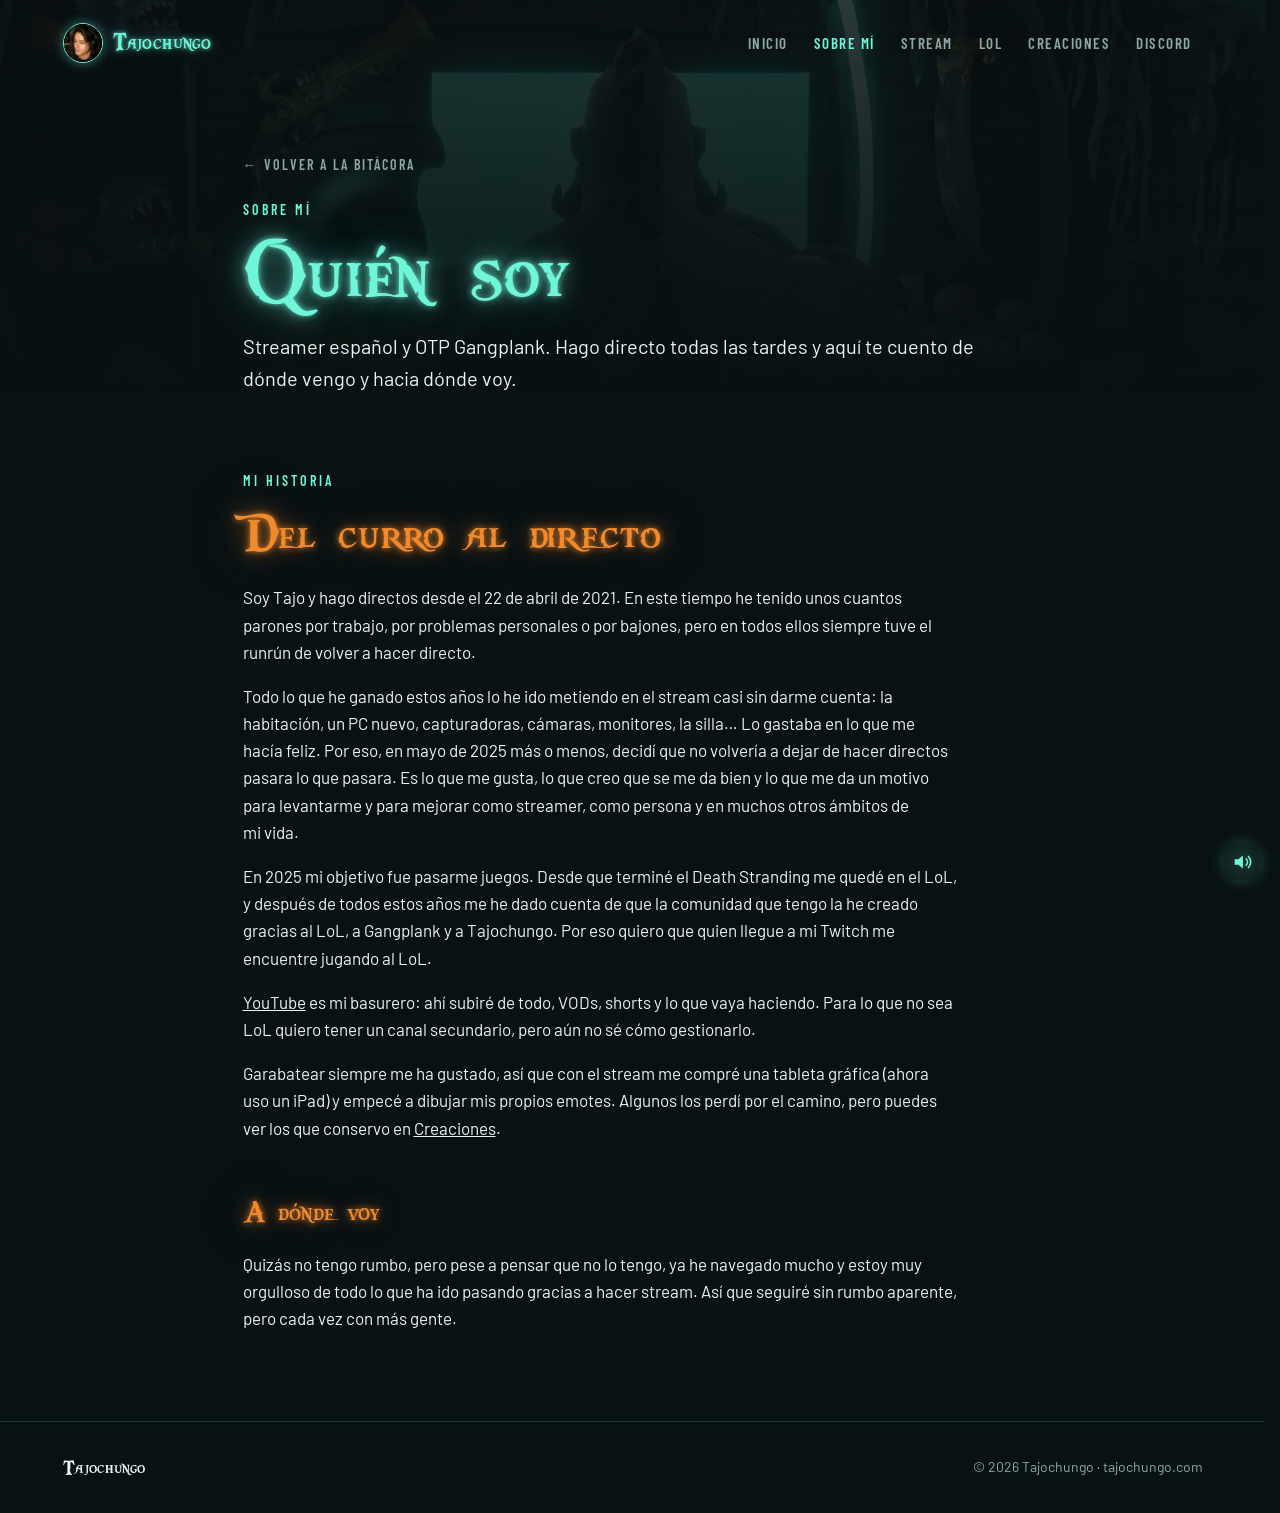
<file: sobre-mi.html>
<!doctype html>
<html lang="es">
<head>
<meta charset="utf-8">
<meta name="viewport" content="width=device-width, initial-scale=1, viewport-fit=cover">
<title>Sobre mí · Tajochungo</title>
<meta name="description" content="Quién es Tajochungo: streamer español, OTP Gangplank, y todo lo que ha ido consiguiendo.">
<link rel="icon" type="image/png" href="avatar.png">
<link rel="apple-touch-icon" href="avatar.png">
<link rel="canonical" href="https://tajochungo.com/sobre-mi.html">
<meta name="theme-color" content="#081113">
<meta property="og:type" content="website">
<meta property="og:url" content="https://tajochungo.com/sobre-mi.html">
<meta property="og:title" content="Sobre mí · Tajochungo">
<meta property="og:description" content="Quién es Tajochungo: streamer español, OTP Gangplank, y todo lo que ha ido consiguiendo.">
<meta property="og:image" content="https://tajochungo.com/og.jpg">
<meta property="og:image:width" content="1200">
<meta property="og:image:height" content="630">
<meta name="twitter:card" content="summary_large_image">
<link rel="preconnect" href="https://fonts.googleapis.com">
<link rel="preconnect" href="https://fonts.gstatic.com" crossorigin>
<link rel="stylesheet" href="https://fonts.googleapis.com/css2?family=Barlow:ital,wght@0,400;0,500;0,600;0,700;1,300&family=Barlow+Condensed:ital,wght@0,500;0,600;0,700;1,300&display=swap">
<link rel="stylesheet" href="styles.css?v=8">
<script>try { if (sessionStorage.getItem("tj-sea")) { document.documentElement.classList.add("from-sea"); addEventListener("pagereveal", function (e) { if (e.viewTransition) e.viewTransition.skipTransition(); }); } } catch (e) {}</script>
<script type="speculationrules">{"prefetch":[{"where":{"href_matches":"/*"},"eagerness":"moderate"}]}</script>
</head>
<body>
<svg width="0" height="0" style="position:absolute" aria-hidden="true">
  <symbol id="i-twitch" viewBox="0 0 24 24"><path d="M4.3 2 3 5.4v13.8h4.7V22h2.6l2.7-2.8h3.9l5.2-5.2V2H4.3Zm15.5 11.1-2.9 2.9h-4.7l-2.6 2.6V16H5.6V3.8h14.2v9.3ZM16.9 7v5.2h-1.8V7h1.8Zm-4.9 0v5.2h-1.8V7H12Z"/></symbol>
  <symbol id="i-youtube" viewBox="0 0 24 24"><path d="M23 7.2a3 3 0 0 0-2.1-2.1C19 4.6 12 4.6 12 4.6s-7 0-8.9.5A3 3 0 0 0 1 7.2 31 31 0 0 0 .5 12a31 31 0 0 0 .5 4.8 3 3 0 0 0 2.1 2.1c1.9.5 8.9.5 8.9.5s7 0 8.9-.5a3 3 0 0 0 2.1-2.1c.4-1.6.5-4.8.5-4.8s0-3.2-.5-4.8ZM9.8 15V9l5.8 3-5.8 3Z"/></symbol>
  <symbol id="i-tiktok" viewBox="0 0 24 24"><path d="M16.6 2h-3.4v13.4a2.9 2.9 0 1 1-2.9-2.9c.3 0 .6 0 .9.1V9.2a6.3 6.3 0 1 0 5.4 6.2V8.7a8 8 0 0 0 4.7 1.5V6.8a4.7 4.7 0 0 1-4.7-4.8Z"/></symbol>
  <symbol id="i-instagram" viewBox="0 0 24 24"><path d="M12 7a5 5 0 1 0 0 10 5 5 0 0 0 0-10Zm0 8.2a3.2 3.2 0 1 1 0-6.4 3.2 3.2 0 0 1 0 6.4ZM17.3 5.5a1.2 1.2 0 1 0 0 2.4 1.2 1.2 0 0 0 0-2.4ZM12 1.8c-2.8 0-3.1 0-4.2.1-4 .2-5.7 1.9-5.9 5.9C1.8 8.9 1.8 9.2 1.8 12s0 3.1.1 4.2c.2 4 1.9 5.7 5.9 5.9 1.1.1 1.4.1 4.2.1s3.1 0 4.2-.1c4-.2 5.7-1.9 5.9-5.9.1-1.1.1-1.4.1-4.2s0-3.1-.1-4.2c-.2-4-1.9-5.7-5.9-5.9-1.1-.1-1.4-.1-4.2-.1Zm0 1.8c2.7 0 3 0 4.1.1 2.8.1 4 1.4 4.1 4.1.1 1.1.1 1.4.1 4.1s0 3-.1 4.1c-.1 2.7-1.4 4-4.1 4.1-1.1.1-1.4.1-4.1.1s-3 0-4.1-.1c-2.8-.1-4-1.4-4.1-4.1-.1-1.1-.1-1.4-.1-4.1s0-3 .1-4.1c.1-2.7 1.4-4 4.1-4.1 1.1-.1 1.4-.1 4.1-.1Z"/></symbol>
  <symbol id="i-x" viewBox="0 0 24 24"><path d="M17.8 2.5h3.3l-7.2 8.2 8.4 11.1h-6.6l-5.2-6.8-5.9 6.8H1.3l7.7-8.8L1 2.5h6.8l4.7 6.2 5.3-6.2Zm-1.2 17.4h1.8L7.1 4.4H5.1l11.5 15.5Z"/></symbol>
  <symbol id="i-discord" viewBox="0 0 24 24"><path d="M20.3 4.4A19.8 19.8 0 0 0 15.4 3l-.6 1.3a18.4 18.4 0 0 0-5.6 0L8.6 3a19.7 19.7 0 0 0-4.9 1.5C.6 9.1-.3 13.6.1 18.1a19.9 19.9 0 0 0 6 3l1.3-2a12.9 12.9 0 0 1-2-1l.5-.4a14.2 14.2 0 0 0 12.2 0l.5.4c-.6.4-1.3.7-2 1l1.3 2a19.8 19.8 0 0 0 6-3c.5-5.2-.8-9.7-3.6-13.7ZM8 15.4c-1.2 0-2.2-1.1-2.2-2.4s1-2.4 2.2-2.4 2.2 1.1 2.2 2.4-1 2.4-2.2 2.4Zm8 0c-1.2 0-2.2-1.1-2.2-2.4s1-2.4 2.2-2.4 2.2 1.1 2.2 2.4-1 2.4-2.2 2.4Z"/></symbol>
</svg>
<header class="top">
  <div class="wrap">
    <a class="brand" href="index.html" aria-label="Tajochungo, inicio">
      <img class="brand-mark" src="avatar.webp" alt="" width="40" height="40">
      <span class="brand-name">Tajochungo</span>
    </a>
    <nav class="nav" aria-label="Secciones">
      <a href="index.html">Inicio</a>
      <a href="sobre-mi.html" aria-current="page">Sobre mí</a>
      <a href="stream.html">Stream</a>
      <a href="lol.html">LoL</a>
      <a href="creaciones.html">Creaciones</a>
      <a href="https://discord.gg/3dnbpVxPGH" target="_blank" rel="noopener">Discord</a>
    </nav>
  </div>
</header>

<main>
  <section class="page-hero">
    <div class="page-water" aria-hidden="true"></div>
    <div class="wrap" style="max-width:820px">
      <a class="back" href="index.html#bitacora-1" data-sea-back>← Volver a la Bitácora</a>
      <p class="eyebrow" style="margin-top:22px">Sobre mí</p>
      <h1>Quién soy</h1>
      <p class="intro">Streamer español y OTP Gangplank. Hago directo todas las tardes y aquí te cuento de dónde vengo y hacia dónde voy.</p>
    </div>
  </section>
  <section class="block">
    <div class="wrap" style="max-width:820px" id="bio-grid">
      <div class="prose reveal">
        <p class="eyebrow">Mi historia</p>
        <h2 class="title h-orange" style="margin-bottom:22px">Del curro al directo</h2>
        <p>Soy Tajo y hago directos desde el 22 de abril de 2021. En este tiempo he tenido unos cuantos parones por trabajo, por problemas personales o por bajones, pero en todos ellos siempre tuve el runrún de volver a hacer directo.</p>
        <p>Todo lo que he ganado estos años lo he ido metiendo en el stream casi sin darme cuenta: la habitación, un PC nuevo, capturadoras, cámaras, monitores, la silla… Lo gastaba en lo que me hacía feliz. Por eso, en mayo de 2025 más o menos, decidí que no volvería a dejar de hacer directos pasara lo que pasara. Es lo que me gusta, lo que creo que se me da bien y lo que me da un motivo para levantarme y para mejorar como streamer, como persona y en muchos otros ámbitos de mi vida.</p>
        <p>En 2025 mi objetivo fue pasarme juegos. Desde que terminé el Death Stranding me quedé en el LoL, y después de todos estos años me he dado cuenta de que la comunidad que tengo la he creado gracias al LoL, a Gangplank y a Tajochungo. Por eso quiero que quien llegue a mi Twitch me encuentre jugando al LoL.</p>
        <p><a href="https://www.youtube.com/@Tajochungo" target="_blank" rel="noopener">YouTube</a> es mi basurero: ahí subiré de todo, VODs, shorts y lo que vaya haciendo. Para lo que no sea LoL quiero tener un canal secundario, pero aún no sé cómo gestionarlo.</p>
        <p>Garabatear siempre me ha gustado, así que con el stream me compré una tableta gráfica (ahora uso un iPad) y empecé a dibujar mis propios emotes. Algunos los perdí por el camino, pero puedes ver los que conservo en <a href="creaciones.html">Creaciones</a>.</p>
        <h3 class="h-orange">A dónde voy</h3>
        <p>Quizás no tengo rumbo, pero pese a pensar que no lo tengo, ya he navegado mucho y estoy muy orgulloso de todo lo que ha ido pasando gracias a hacer stream. Así que seguiré sin rumbo aparente, pero cada vez con más gente.</p>

      </div>
    </div>
  </section>
</main>
<footer>
  <div class="wrap">
    <span class="sign">Tajochungo</span>
    <span>© <span id="year">2026</span> Tajochungo · tajochungo.com</span>
  </div>
</footer>
<script src="https://code.jquery.com/jquery-3.7.1.min.js"></script>
<script src="ripples.js"></script>
<script src="site.js?v=22"></script>
</body>
</html>
</file>
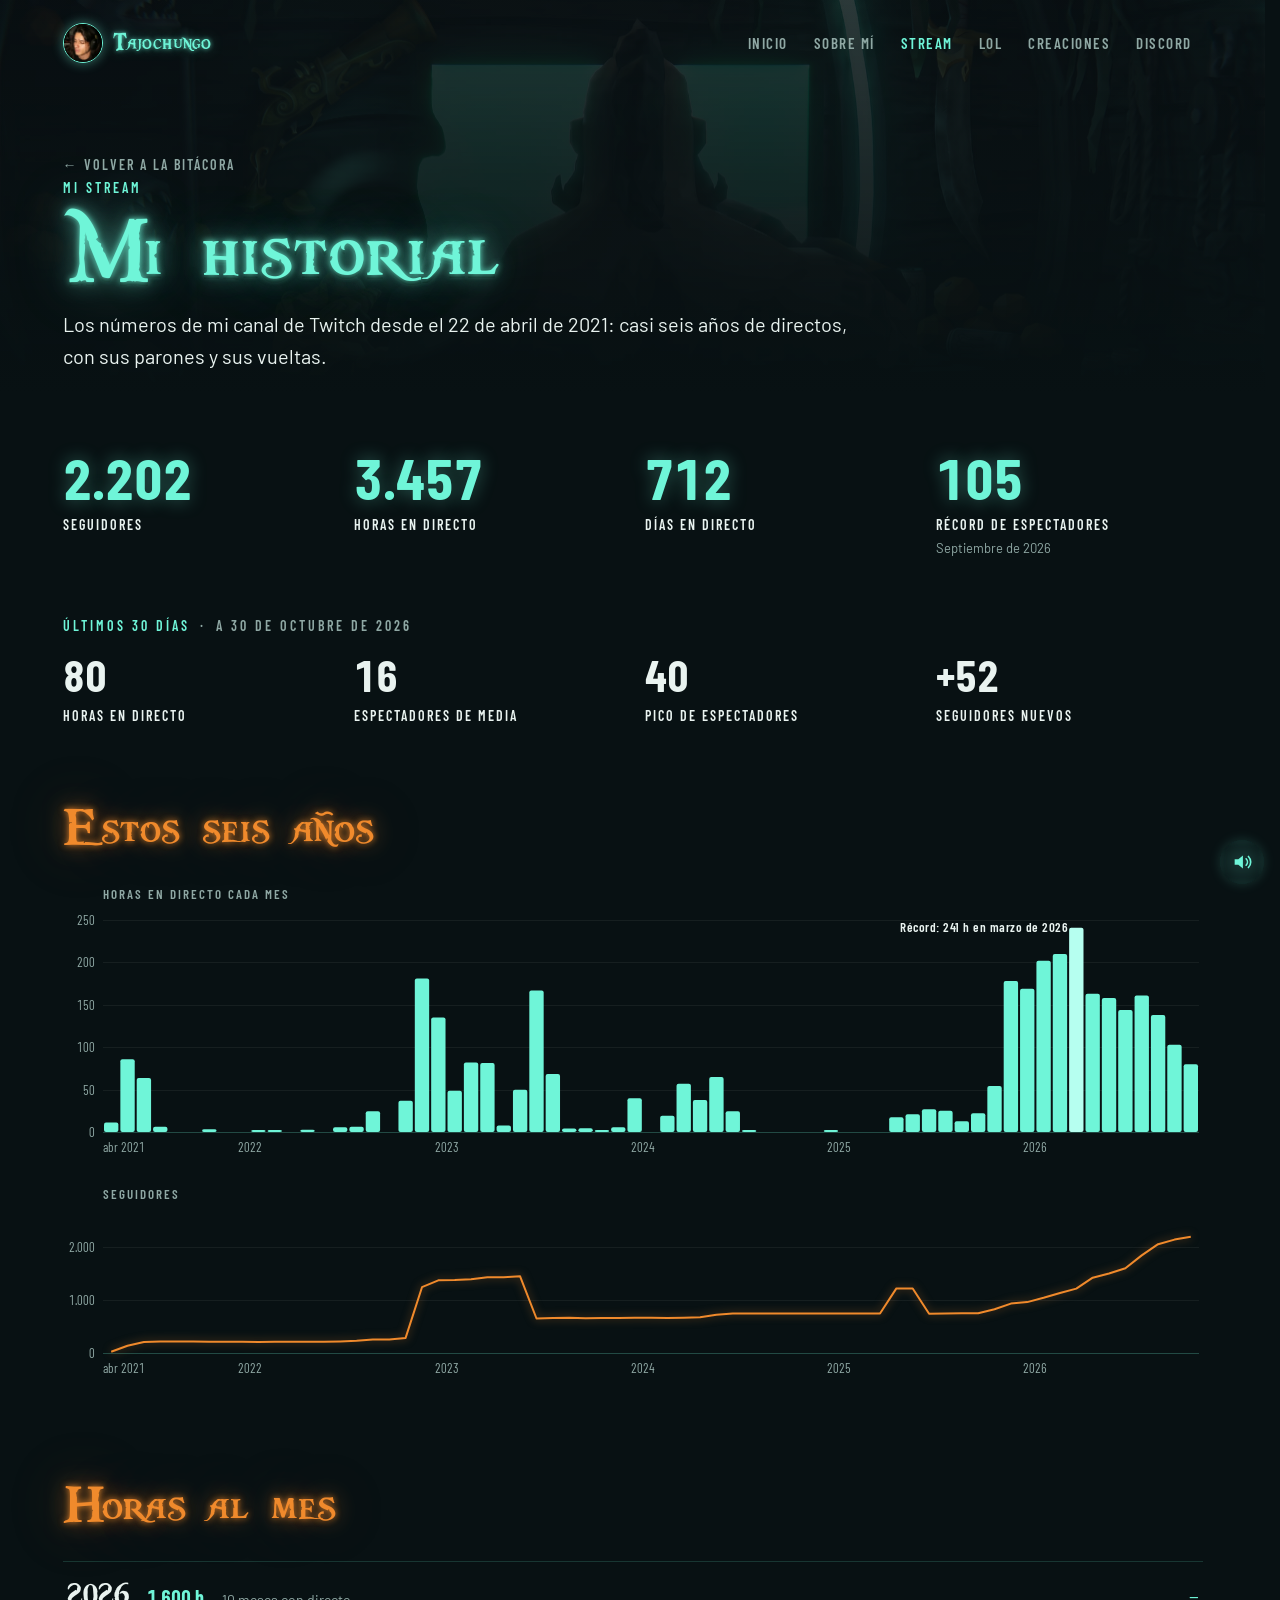
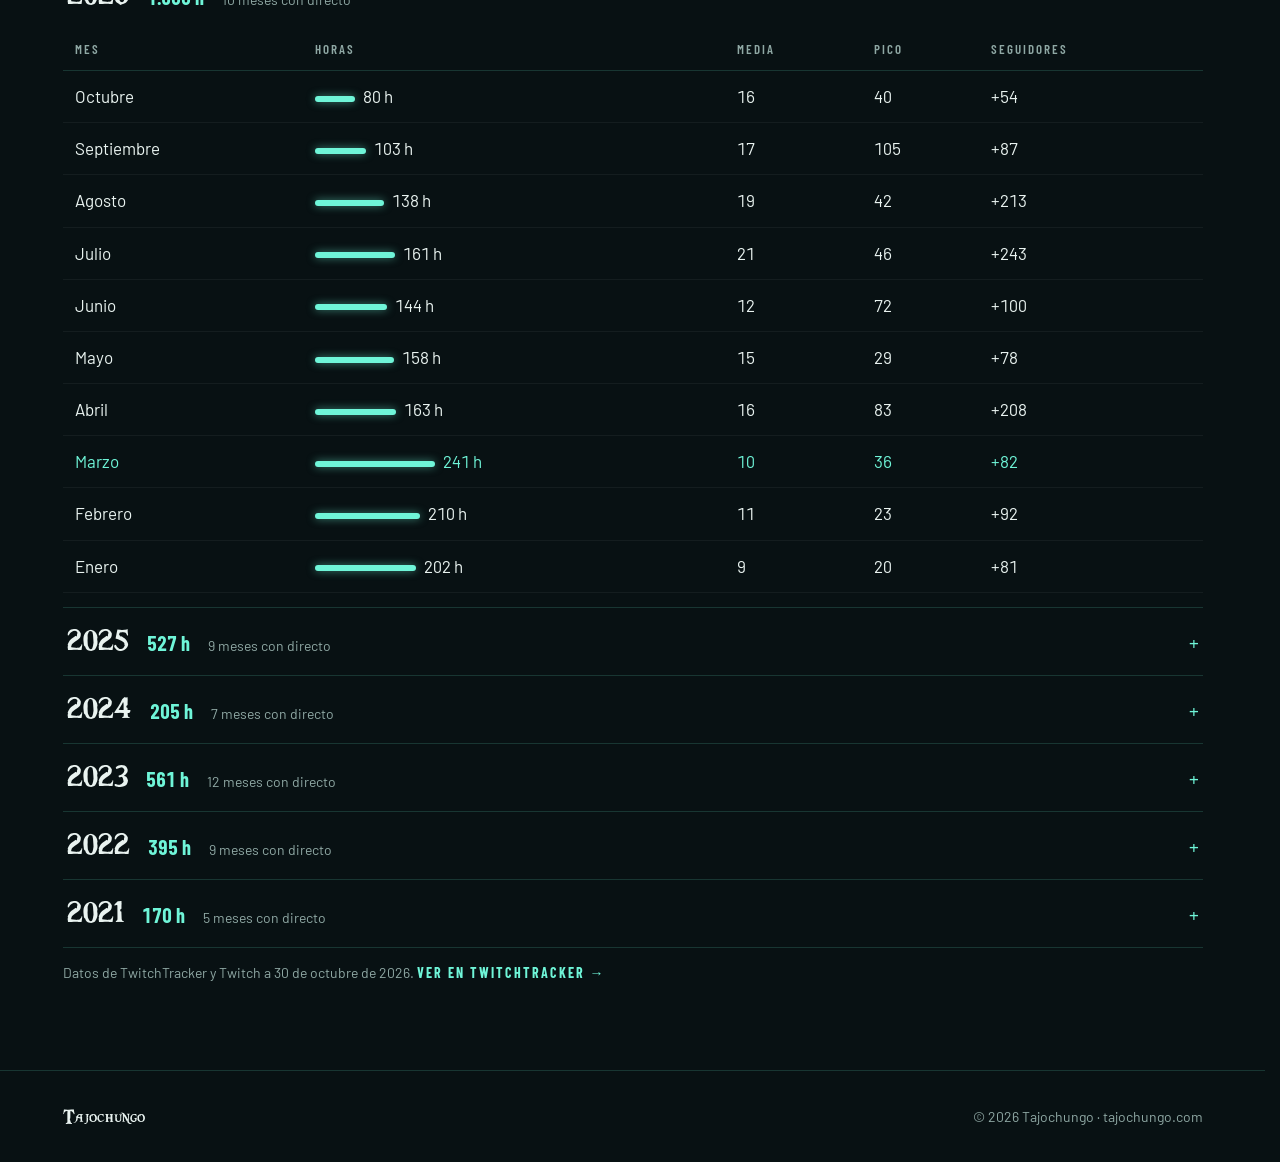
<file: stream.html>
<!doctype html>
<html lang="es">
<head>
<meta charset="utf-8">
<meta name="viewport" content="width=device-width, initial-scale=1, viewport-fit=cover">
<title>Mi stream · Tajochungo</title>
<meta name="description" content="Estadísticas del canal de Tajochungo en Twitch: horas en directo, seguidores y récords, mes a mes desde 2021.">
<link rel="icon" type="image/png" href="avatar.png">
<link rel="apple-touch-icon" href="avatar.png">
<link rel="canonical" href="https://tajochungo.com/stream.html">
<meta name="theme-color" content="#081113">
<meta property="og:type" content="website">
<meta property="og:url" content="https://tajochungo.com/stream.html">
<meta property="og:title" content="Mi stream · Tajochungo">
<meta property="og:description" content="Estadísticas del canal de Tajochungo en Twitch: horas en directo, seguidores y récords, mes a mes desde 2021.">
<meta property="og:image" content="https://tajochungo.com/og.jpg">
<meta property="og:image:width" content="1200">
<meta property="og:image:height" content="630">
<meta name="twitter:card" content="summary_large_image">
<link rel="preconnect" href="https://fonts.googleapis.com">
<link rel="preconnect" href="https://fonts.gstatic.com" crossorigin>
<link rel="stylesheet" href="https://fonts.googleapis.com/css2?family=Barlow:ital,wght@0,400;0,500;0,600;0,700;1,300&family=Barlow+Condensed:ital,wght@0,500;0,600;0,700;1,300&display=swap">
<link rel="stylesheet" href="styles.css?v=8">
<script>try { if (sessionStorage.getItem("tj-sea")) { document.documentElement.classList.add("from-sea"); addEventListener("pagereveal", function (e) { if (e.viewTransition) e.viewTransition.skipTransition(); }); } } catch (e) {}</script>
<script type="speculationrules">{"prefetch":[{"where":{"href_matches":"/*"},"eagerness":"moderate"}]}</script>
</head>
<body>
<svg width="0" height="0" style="position:absolute" aria-hidden="true">
  <symbol id="i-twitch" viewBox="0 0 24 24"><path d="M4.3 2 3 5.4v13.8h4.7V22h2.6l2.7-2.8h3.9l5.2-5.2V2H4.3Zm15.5 11.1-2.9 2.9h-4.7l-2.6 2.6V16H5.6V3.8h14.2v9.3ZM16.9 7v5.2h-1.8V7h1.8Zm-4.9 0v5.2h-1.8V7H12Z"/></symbol>
  <symbol id="i-youtube" viewBox="0 0 24 24"><path d="M23 7.2a3 3 0 0 0-2.1-2.1C19 4.6 12 4.6 12 4.6s-7 0-8.9.5A3 3 0 0 0 1 7.2 31 31 0 0 0 .5 12a31 31 0 0 0 .5 4.8 3 3 0 0 0 2.1 2.1c1.9.5 8.9.5 8.9.5s7 0 8.9-.5a3 3 0 0 0 2.1-2.1c.4-1.6.5-4.8.5-4.8s0-3.2-.5-4.8ZM9.8 15V9l5.8 3-5.8 3Z"/></symbol>
  <symbol id="i-tiktok" viewBox="0 0 24 24"><path d="M16.6 2h-3.4v13.4a2.9 2.9 0 1 1-2.9-2.9c.3 0 .6 0 .9.1V9.2a6.3 6.3 0 1 0 5.4 6.2V8.7a8 8 0 0 0 4.7 1.5V6.8a4.7 4.7 0 0 1-4.7-4.8Z"/></symbol>
  <symbol id="i-instagram" viewBox="0 0 24 24"><path d="M12 7a5 5 0 1 0 0 10 5 5 0 0 0 0-10Zm0 8.2a3.2 3.2 0 1 1 0-6.4 3.2 3.2 0 0 1 0 6.4ZM17.3 5.5a1.2 1.2 0 1 0 0 2.4 1.2 1.2 0 0 0 0-2.4ZM12 1.8c-2.8 0-3.1 0-4.2.1-4 .2-5.7 1.9-5.9 5.9C1.8 8.9 1.8 9.2 1.8 12s0 3.1.1 4.2c.2 4 1.9 5.7 5.9 5.9 1.1.1 1.4.1 4.2.1s3.1 0 4.2-.1c4-.2 5.7-1.9 5.9-5.9.1-1.1.1-1.4.1-4.2s0-3.1-.1-4.2c-.2-4-1.9-5.7-5.9-5.9-1.1-.1-1.4-.1-4.2-.1Zm0 1.8c2.7 0 3 0 4.1.1 2.8.1 4 1.4 4.1 4.1.1 1.1.1 1.4.1 4.1s0 3-.1 4.1c-.1 2.7-1.4 4-4.1 4.1-1.1.1-1.4.1-4.1.1s-3 0-4.1-.1c-2.8-.1-4-1.4-4.1-4.1-.1-1.1-.1-1.4-.1-4.1s0-3 .1-4.1c.1-2.7 1.4-4 4.1-4.1 1.1-.1 1.4-.1 4.1-.1Z"/></symbol>
  <symbol id="i-x" viewBox="0 0 24 24"><path d="M17.8 2.5h3.3l-7.2 8.2 8.4 11.1h-6.6l-5.2-6.8-5.9 6.8H1.3l7.7-8.8L1 2.5h6.8l4.7 6.2 5.3-6.2Zm-1.2 17.4h1.8L7.1 4.4H5.1l11.5 15.5Z"/></symbol>
  <symbol id="i-discord" viewBox="0 0 24 24"><path d="M20.3 4.4A19.8 19.8 0 0 0 15.4 3l-.6 1.3a18.4 18.4 0 0 0-5.6 0L8.6 3a19.7 19.7 0 0 0-4.9 1.5C.6 9.1-.3 13.6.1 18.1a19.9 19.9 0 0 0 6 3l1.3-2a12.9 12.9 0 0 1-2-1l.5-.4a14.2 14.2 0 0 0 12.2 0l.5.4c-.6.4-1.3.7-2 1l1.3 2a19.8 19.8 0 0 0 6-3c.5-5.2-.8-9.7-3.6-13.7ZM8 15.4c-1.2 0-2.2-1.1-2.2-2.4s1-2.4 2.2-2.4 2.2 1.1 2.2 2.4-1 2.4-2.2 2.4Zm8 0c-1.2 0-2.2-1.1-2.2-2.4s1-2.4 2.2-2.4 2.2 1.1 2.2 2.4-1 2.4-2.2 2.4Z"/></symbol>
</svg>
<header class="top">
  <div class="wrap">
    <a class="brand" href="index.html" aria-label="Tajochungo, inicio">
      <img class="brand-mark" src="avatar.webp" alt="" width="40" height="40">
      <span class="brand-name">Tajochungo</span>
    </a>
    <nav class="nav" aria-label="Secciones">
      <a href="index.html">Inicio</a>
      <a href="sobre-mi.html">Sobre mí</a>
      <a href="stream.html" aria-current="page">Stream</a>
      <a href="lol.html">LoL</a>
      <a href="creaciones.html">Creaciones</a>
      <a href="https://discord.gg/3dnbpVxPGH" target="_blank" rel="noopener">Discord</a>
    </nav>
  </div>
</header>

<main>
  <section class="page-hero">
    <div class="page-water" aria-hidden="true"></div>
    <div class="wrap">
      <a class="back" href="index.html#bitacora-2" data-sea-back>← Volver a la Bitácora</a>
      <p class="eyebrow">Mi stream</p>
      <h1>Mi historial</h1>
      <p class="intro">Los números de mi canal de Twitch desde el 22 de abril de 2021: casi seis años de directos, con sus parones y sus vueltas.</p>
    </div>
  </section>
  <section class="block">
    <div class="wrap">
      <div class="stats">
        <div class="stat reveal"><b data-dato="seguidores" data-live="followers_total">2.202</b><span>Seguidores</span></div>
        <div class="stat reveal" style="--d:1"><b data-dato="horas">3.457</b><span>Horas en directo</span></div>
        <div class="stat reveal" style="--d:2"><b data-dato="dias">712</b><span>Días en directo</span></div>
        <div class="stat reveal" style="--d:3"><b data-dato="record">105</b><span>Récord de espectadores</span><small data-dato="record_mes">Septiembre de 2026</small></div>
      </div>
      <p class="stats-label reveal">Últimos 30 días <span class="live-note" id="live-note" data-dato="fecha_a">a 30 de octubre de 2026</span></p>
      <div class="stats stats-30 reveal">
        <div class="stat"><b data-live="hours">80</b><span>Horas en directo</span></div>
        <div class="stat"><b data-live="avg_viewers">16</b><span>Espectadores de media</span></div>
        <div class="stat"><b data-live="max_viewers">40</b><span>Pico de espectadores</span></div>
        <div class="stat"><b data-live="followers">+52</b><span>Seguidores nuevos</span></div>
      </div>
    </div>
  </section>
  <section class="block" style="padding-top:0">
    <div class="wrap">
      <div class="head reveal"><div><h2 class="h-orange">Estos seis años</h2></div></div>
      <figure class="tchart reveal" id="tchart">
        <figcaption class="tchart-title">Horas en directo cada mes</figcaption>
        <div class="tchart-plot" id="plot-hours"></div>
        <figcaption class="tchart-title">Seguidores</figcaption>
        <div class="tchart-plot" id="plot-followers"></div>
        <div class="tchart-tip" id="tchart-tip" hidden></div>
      </figure>
    </div>
  </section>
  <section class="block" style="padding-top:0">
    <div class="wrap">
      <div class="head reveal"><div><h2 class="h-orange">Horas al mes</h2></div></div>
      <div class="years reveal" id="years"></div>
      <p class="note"><span data-dato="fuente">Datos de TwitchTracker y Twitch a 30 de octubre de 2026.</span> <a class="acc-link" href="https://twitchtracker.com/tajochungo/statistics" target="_blank" rel="noopener">Ver en TwitchTracker →</a></p>
    </div>
  </section>
</main>
<footer>
  <div class="wrap">
    <span class="sign">Tajochungo</span>
    <span>© <span id="year">2026</span> Tajochungo · tajochungo.com</span>
  </div>
</footer>
<script src="https://code.jquery.com/jquery-3.7.1.min.js"></script>
<script src="ripples.js"></script>
<script src="site.js?v=22"></script>
<script src="datos/stream.js"></script>
<script src="stream.js"></script>
</body>
</html>
</file>
<file: styles.css>
@font-face {
  font-family: "Pieces of Eight";
  src: url([data-uri]) format("woff2");
  font-display: swap;
}
/* Tajochungo · camarote del barco.
   Fondo de madera oscura, luz turquesa de la pantalla, dorado de latón y naranja de las naranjas. */
:root {
  --hold: #081113;        /* madera oscura del camarote */
  --plank: #0f1d20;       /* tablón, superficies */
  --plank-2: #152a2e;
  --glow: #6ff5d8;        /* luz turquesa de la pantalla */
  --brass: #d4a94e;       /* dorado de la pistola y el sable */
  --orange: #f08a2c;      /* naranjas */
  --ink: #e9f3f0;
  --mute: #8fa8a4;
  --line: rgba(111, 245, 216, 0.16);
  --live: #ff4f4f;
  --twitch: #9146ff;
  --discord: #5865f2;

  --f-display: "Pieces of Eight", "Pirata One", "Times New Roman", serif;
  --f-body: "Barlow", "Segoe UI", Arial, sans-serif;
  --f-label: "Barlow Condensed", "Arial Narrow", Arial, sans-serif;

  --r: 2px;
  color-scheme: dark;
}
* { box-sizing: border-box; }
html { scroll-behavior: smooth; scrollbar-gutter: stable; } /* gutter: al abrir el visor la página no pega un salto de lado */
body { margin: 0; background: var(--hold); color: var(--ink); font-family: var(--f-body); font-size: 17px; line-height: 1.6; }
img { max-width: 100%; }
[hidden] { display: none !important; }
a { color: inherit; }
:focus-visible { outline: 2px solid var(--glow); outline-offset: 3px; border-radius: var(--r); }
.door:focus-visible { outline-offset: 6px; }
.wrap { width: 100%; max-width: 1180px; margin: 0 auto; padding-inline: 20px; }

/* ---------- Cabecera ---------- */
.top { position: absolute; top: 0; left: 0; right: 0; z-index: 5; padding-top: env(safe-area-inset-top, 0px); }
.top .wrap { display: flex; align-items: center; justify-content: space-between; gap: 16px; padding-block: 22px; }
.brand { display: flex; align-items: center; gap: 10px; text-decoration: none; flex: none; }
.brand-mark { width: 40px; height: 40px; border-radius: 50%; object-fit: cover; display: block; border: 1px solid var(--glow); box-shadow: 0 0 12px rgba(111,245,216,0.45); }
.brand-name { font-family: var(--f-display); font-size: 26px; letter-spacing: 0.5px; color: var(--glow); text-shadow: 0 0 4px rgba(111,245,216,0.8), 0 0 14px rgba(111,245,216,0.45); }
.nav { display: flex; gap: 4px; flex-wrap: wrap; justify-content: flex-end; }
.nav a {
  font-family: var(--f-label); font-weight: 600; font-size: 15px; letter-spacing: 1.5px; text-transform: uppercase;
  text-decoration: none; color: var(--mute); padding: 6px 11px; border-radius: var(--r); transition: color .2s, background .2s;
}
.nav a:hover { color: var(--ink); background: rgba(255,255,255,0.06); }
.nav a[aria-current="page"] { color: var(--glow); }

/* ---------- Portada ---------- */
.hero { position: relative; overflow: hidden; display: flex; align-items: flex-start; padding-block: 104px 56px; background: var(--hold); }
.hero-water { position: absolute; inset: 0; z-index: 0; background: url("hero.jpg") center 30% / cover no-repeat; }
.hero::before {
  content: ""; position: absolute; inset: 0; z-index: 1; pointer-events: none;
  background:
    radial-gradient(60% 55% at 50% 30%, rgba(8,17,19,0.8) 0%, rgba(8,17,19,0.55) 60%, rgba(8,17,19,0.85) 100%),
    linear-gradient(90deg, rgba(8,17,19,0.6) 0%, rgba(8,17,19,0) 30%, rgba(8,17,19,0) 70%, rgba(8,17,19,0.6) 100%),
    linear-gradient(0deg, var(--hold) 0%, rgba(8,17,19,0) 35%);
}
.hero::after { content: ""; position: absolute; inset: 0; pointer-events: none; z-index: 1; background: radial-gradient(40% 45% at 50% 32%, rgba(111,245,216,0.16), transparent 70%); animation: flicker 6s ease-in-out infinite; }
@keyframes flicker { 0%,100% { opacity: .9 } 47% { opacity: 1 } 50% { opacity: .75 } 53% { opacity: 1 } }
.hero .wrap { position: relative; z-index: 2; display: grid; grid-template-columns: minmax(0, 1fr); gap: 44px; }
.hero .screen { width: 100%; max-width: 720px; margin-inline: auto; }
.hero-text { text-align: center; }
/* El espaciado entre letras deja un hueco al final: se compensa a la izquierda para que quede centrado al píxel */
.hero-text .tag { padding-left: 4px; }
.hero-text h1 { padding-left: 1px; }
.hero-text .motto::after { content: " —"; }
.hero-text .lede { margin-inline: auto; }
.hero-text .lede, .hero-text .motto, .hero-text .tag { text-shadow: 0 1px 2px rgba(8,17,19,0.9), 0 0 14px rgba(8,17,19,0.85); }
.hero-text .socials { justify-content: center; }

.tag { display: inline-flex; align-items: center; gap: 12px; font-family: var(--f-label); font-weight: 600; letter-spacing: 4px; text-transform: uppercase; font-size: 15px; color: var(--ink); opacity: 0.85; }
h1 {
  font-family: var(--f-display); font-weight: 400; font-size: clamp(64px, 10vw, 128px); line-height: 0.9; letter-spacing: 1px; margin: 18px 0 10px;
  color: var(--glow); text-shadow: 0 0 6px rgba(111,245,216,0.9), 0 0 22px rgba(111,245,216,0.6), 0 0 60px rgba(111,245,216,0.35), 0 4px 0 rgba(0,0,0,0.6);
}
.motto { font-family: var(--f-label); font-style: italic; font-weight: 300; font-size: clamp(19px, 1.8vw, 22px); line-height: 1.3; letter-spacing: 0.3px; margin: 0 0 16px; color: #c9dcd8; }
.lede-hook { display: block; font-weight: 600; color: var(--ink); margin-bottom: 6px; }
.lede { max-width: 33em; font-size: clamp(17px, 1.6vw, 20px); color: var(--ink); margin: 0 0 26px; text-wrap: pretty; }

.socials { display: flex; flex-wrap: wrap; gap: 6px; }
.chip {
  display: inline-flex; align-items: center; gap: 8px; font-weight: 600; font-size: 15px; text-decoration: none;
  padding: 8px 12px; border-radius: var(--r); background: rgba(15,29,32,0.8); border: 1px solid var(--line);
  transition: border-color .2s, transform .2s, background .2s;
}
.chip:hover { border-color: var(--glow); transform: translateY(-2px); background: rgba(21,42,46,0.95); }
.chip svg { width: 16px; height: 16px; fill: currentColor; flex: none; }
/* Redes con su color, en ambiente con la web: chip oscuro, icono y borde del color de la red, brillo al pasar */
.chip.tw { --c: #9146ff; } .chip.dc { --c: #5865f2; } .chip.yt { --c: #ff3b3b; }
.chip.tt { --c: #25f4ee; } .chip.ig { --c: #e1306c; } .chip.xx { --c: #e7e9ea; } .chip.sp { --c: #1ed760; }
.socials .chip { border-color: color-mix(in srgb, var(--c) 45%, transparent); box-shadow: inset 2px 0 0 var(--c); }
.socials .chip svg { color: var(--c); filter: drop-shadow(0 0 4px color-mix(in srgb, var(--c) 70%, transparent)); }
.chip.tt svg { filter: drop-shadow(-1px 0 0 #25f4ee) drop-shadow(1px 0 0 #fe2c55); color: #fff; }
.chip.ig svg { color: #f56040; }
.socials .chip:hover { border-color: var(--c); background: color-mix(in srgb, var(--c) 18%, rgba(15,29,32,0.95)); box-shadow: inset 2px 0 0 var(--c), 0 0 16px color-mix(in srgb, var(--c) 45%, transparent); }


.ticker { margin-top: 30px; overflow: hidden; border-block: 1px solid var(--line); mask-image: linear-gradient(90deg, transparent, #000 8%, #000 92%, transparent); }
.ticker-track { display: flex; width: max-content; animation: slide 28s linear infinite; }
.ticker span { font-family: var(--f-label); font-weight: 600; text-transform: uppercase; letter-spacing: 3px; font-size: 14px; color: var(--mute); padding: 10px 22px; white-space: nowrap; }
.ticker span b { color: var(--brass); font-weight: 600; }
.tk-link { display: flex; text-decoration: none; }
.tk-link:hover span { color: var(--glow); }
@keyframes slide { to { transform: translateX(-50%); } }

/* ---------- Ventana de directo ---------- */
.screen {
  background: linear-gradient(180deg, rgba(21,42,46,0.92), rgba(12,24,27,0.95));
  border: 1px solid var(--line); border-radius: var(--r); padding: 10px;
  box-shadow: 0 0 0 1px rgba(0,0,0,0.4), 0 20px 60px rgba(0,0,0,0.55), 0 0 60px rgba(111,245,216,0.1);
  transition: border-color .4s, box-shadow .4s;
}
.screen.is-live { border-color: var(--live); box-shadow: 0 0 0 1px rgba(0,0,0,0.4), 0 20px 60px rgba(0,0,0,0.55), 0 0 60px rgba(255,79,79,0.3); }
.frame { position: relative; aspect-ratio: 16 / 9; max-width: 100%; overflow: hidden; background: #000; border-radius: var(--r); }
.frame video, .frame iframe { position: absolute; inset: 0; width: 100%; height: 100%; border: 0; display: block; object-fit: cover; }
.frame .player { position: absolute; inset: 0; }
.frame-top { position: absolute; left: 10px; top: 10px; z-index: 2; display: flex; flex-wrap: wrap; align-items: center; gap: 8px; }
.frame:fullscreen { aspect-ratio: auto; border-radius: 0; }

.frame-label {
  position: relative; display: inline-flex; align-items: center; gap: 8px;
  font-family: var(--f-label); font-weight: 600; letter-spacing: 1.5px; text-transform: uppercase; font-size: 13px;
  padding: 6px 10px; background: rgba(8,17,19,0.78); border: 1px solid var(--line); border-radius: var(--r); color: var(--ink);
  backdrop-filter: blur(4px); pointer-events: none;
}
.frame-label::before { content: ""; width: 7px; height: 7px; border-radius: 999px; background: #5d6e6b; }
.channels { display: grid; grid-template-columns: minmax(0,1fr); gap: 8px; margin-top: 10px; }
.chan {
  position: relative; display: flex; align-items: center; gap: 10px; min-width: 0; padding: 9px 10px; text-decoration: none;
  background: rgba(8,17,19,0.55); border: 1px solid rgba(255,255,255,0.07); border-radius: var(--r); transition: border-color .2s;
}
.chan:hover { border-color: var(--glow); }
.chan.is-live { border-color: var(--live); }
.chan-ico { width: 30px; height: 30px; border-radius: var(--r); display: grid; place-items: center; flex: none; }
.chan-ico svg { width: 16px; height: 16px; }
.chan-ico.tw { background: var(--twitch); } .chan-ico.tw svg { fill: #fff; }
.chan-txt { display: grid; min-width: 0; line-height: 1.15; }
.chan-name { font-weight: 700; font-size: 15px; }
.chan-sub { font-size: 12px; color: var(--mute); white-space: nowrap; overflow: hidden; text-overflow: ellipsis; }
.status {
  margin-left: auto; display: inline-flex; align-items: center; gap: 5px; flex: none;
  font-family: var(--f-label); font-weight: 700; text-transform: uppercase; letter-spacing: 1.2px;
  font-size: 11px; line-height: 1; padding: 4px 6px; border-radius: var(--r);
  color: var(--mute); background: rgba(8,17,19,0.7); border: 1px solid rgba(255,255,255,0.1);
}
.status::before { content: ""; width: 6px; height: 6px; border-radius: 999px; background: #5d6e6b; flex: none; }
.status.on { color: #fff; background: var(--live); border-color: var(--live); box-shadow: 0 0 14px rgba(255,79,79,0.6); }
.status.on::before, .frame-label.on::before { background: #fff; animation: pulse 1.4s infinite; }
.frame-label.on { background: var(--live); border-color: var(--live); }
@keyframes pulse { 50% { opacity: .3 } }

/* ---------- Bloques ---------- */
section.block { padding-block: 72px; position: relative; z-index: 2; }
/* Justo debajo de la cabecera de una sección no hace falta tanto aire */
.page-hero + section.block { padding-top: 20px; }
.head { display: flex; justify-content: space-between; align-items: end; gap: 20px; flex-wrap: wrap; margin-bottom: 28px; }
.head h2, h2.title { font-family: var(--f-display); font-weight: 400; font-size: clamp(38px, 5vw, 56px); line-height: 1; margin: 0; text-wrap: balance; }
.head h2.h-orange, h2.title.h-orange, .prose h3.h-orange, .work-head h3, .ask h3 { color: var(--orange); text-shadow: 0 0 6px rgba(240,138,44,0.9), 0 0 22px rgba(240,138,44,0.6), 0 0 60px rgba(240,138,44,0.35); }
.head p { margin: 0; color: var(--mute); max-width: 34em; }
.eyebrow { font-family: var(--f-label); font-weight: 600; letter-spacing: 3px; text-transform: uppercase; font-size: 14px; color: var(--glow); margin: 0 0 8px; }

/* Puertas del barco: acceso a cada sección */
.doors { display: grid; grid-template-columns: repeat(4, minmax(0, 1fr)); gap: 18px; }
/* Barriles flotando en el agua. Al señalar uno se hunde y sale su imagen y el texto */
.door { display: flex; flex-direction: column; align-items: center; text-align: center; gap: 4px; padding: 0 6px 10px; text-decoration: none; border-radius: var(--r); }
.pool { position: relative; display: block; width: min(100%, 240px); height: 230px; overflow: hidden;
  -webkit-mask-image: linear-gradient(180deg, #000 58%, rgba(0,0,0,.35) 76%, transparent 92%);
          mask-image: linear-gradient(180deg, #000 58%, rgba(0,0,0,.35) 76%, transparent 92%); }
.bob { position: absolute; left: 50%; bottom: 22px; width: 190px; margin-left: -95px; aspect-ratio: 440 / 391; animation: bob 4.2s ease-in-out infinite; animation-delay: calc(var(--d, 0) * -1.1s); }
.barrel-img { display: block; width: 100%; height: 100%; object-fit: contain; filter: drop-shadow(0 10px 14px rgba(0,0,0,0.5)); transition: transform .7s cubic-bezier(.45,0,.25,1), filter .5s; }
@keyframes bob { 0%, 100% { transform: translateY(0) rotate(-3deg); } 50% { transform: translateY(-9px) rotate(3deg); } }
.barrel-face {
  position: absolute; left: 50%; bottom: 0; z-index: 1; width: 96px; height: 96px; object-fit: cover; border-radius: 50%;
  background: var(--plank-2); border: 2px solid var(--glow); box-shadow: 0 0 16px rgba(111,245,216,0.5), 0 6px 14px rgba(0,0,0,0.6);
  transform: translate(-50%, 110%); transition: transform .7s cubic-bezier(.3,1.3,.5,1) .12s;
}
.door h3 { font-family: var(--f-display); font-weight: 400; font-size: 30px; line-height: 1.05; margin: 4px 0 0; color: var(--ink); transition: color .25s, text-shadow .25s; }
.door-more { display: grid; grid-template-rows: 0fr; opacity: 0; transition: grid-template-rows .5s ease, opacity .4s ease; }
.door-more > span { overflow: hidden; display: grid; justify-items: center; gap: 6px; }
.door p { margin: 4px 0 0; color: var(--mute); font-size: 15px; line-height: 1.45; max-width: 22ch; }
.door-go { font-family: var(--f-label); font-weight: 700; letter-spacing: 2px; text-transform: uppercase; font-size: 13px; color: var(--glow); }

/* Al señalar: el barril se hunde, sale la imagen y aparece el texto */
.door:hover .barrel-img, .door:focus-visible .barrel-img { transform: translateY(78%); filter: drop-shadow(0 10px 14px rgba(0,0,0,0.5)) brightness(.7); }
.door:hover .barrel-face, .door:focus-visible .barrel-face { transform: translate(-50%, -78px); }
.door:hover h3, .door:focus-visible h3 { color: var(--glow); text-shadow: 0 0 14px rgba(111,245,216,0.5); }
.door:hover .door-more, .door:focus-visible .door-more { grid-template-rows: 1fr; opacity: 1; }

/* En móvil: el primer toque abre el barril (igual que pasar el ratón) */
.door.open .barrel-img { transform: translateY(78%); filter: drop-shadow(0 10px 14px rgba(0,0,0,0.5)) brightness(.7); }
.door.open .barrel-face { transform: translate(-50%, -78px); }
.door.open h3 { color: var(--glow); text-shadow: 0 0 14px rgba(111,245,216,0.5); }
.door.open .door-more { grid-template-rows: 1fr; opacity: 1; }
@media (hover: none) { .door h3::after { content: " ↓"; font-family: var(--f-label); font-size: 16px; color: var(--glow); } .door.open h3::after { content: ""; } }
@media (prefers-reduced-motion: reduce) { .bob { animation: none; } }

/* La sección de los barriles es agua: textura oscura que se ondula y se funde con el resto */
.sea { background: url("media/agua.jpg") center / cover no-repeat, var(--hold); overflow: hidden; }
.sea::before, .sea::after { content: ""; position: absolute; left: 0; right: 0; height: 120px; z-index: 1; pointer-events: none; }
.sea::before { top: 0; background: linear-gradient(180deg, var(--hold), transparent); }
.sea::after { bottom: 0; background: linear-gradient(0deg, var(--hold), transparent); }
.sea > .wrap { position: relative; z-index: 2; }
.sea .head { flex-direction: column; align-items: center; text-align: center; gap: 12px; }

/* Aviso de directo en las secciones */
.live-pill {
  position: fixed; right: 16px; bottom: calc(16px + env(safe-area-inset-bottom, 0px)); z-index: 70;
  display: inline-flex; align-items: center; gap: 8px; padding: 10px 14px; border-radius: var(--r); text-decoration: none;
  font-family: var(--f-label); font-weight: 700; letter-spacing: 1.5px; text-transform: uppercase; font-size: 14px;
  color: #fff; background: var(--live); box-shadow: 0 0 22px rgba(255,79,79,0.55), 0 10px 24px rgba(0,0,0,0.45);
}
.live-pill::before { content: ""; width: 8px; height: 8px; border-radius: 50%; background: #fff; animation: pulse 1.4s infinite; }

/* 404 */
.page-hero.lost { min-height: 100svh; display: flex; align-items: center; text-align: center; }
.page-hero.lost .wrap { display: grid; justify-items: center; }
.page-hero.lost .intro { margin-inline: auto; }
.lost-barrel { width: 200px; filter: drop-shadow(0 14px 20px rgba(0,0,0,0.6)); animation: bob 4.2s ease-in-out infinite; margin-bottom: 10px; }


/* ---------- Páginas de sección ---------- */
.page-hero { position: relative; overflow: hidden; padding-block: 150px 56px; background: var(--hold); }
.page-water { position: absolute; inset: 0; z-index: 0; background: url("hero.jpg") center 35% / cover no-repeat; opacity: .38; }
.page-hero::after { content: ""; position: absolute; inset: 0; z-index: 1; pointer-events: none; background: linear-gradient(180deg, rgba(8,17,19,0.55), var(--hold) 92%); }
.page-hero .wrap { position: relative; z-index: 2; }
.page-hero h1 { font-size: clamp(52px, 8vw, 96px); margin: 6px 0 14px; }
.page-hero p.intro { max-width: 40em; font-size: clamp(17px, 1.6vw, 20px); margin: 0; color: var(--ink); text-wrap: pretty; }
.back { display: inline-flex; align-items: center; gap: 8px; font-family: var(--f-label); font-weight: 600; letter-spacing: 2px; text-transform: uppercase; font-size: 14px; color: var(--mute); text-decoration: none; }
.back:hover { color: var(--glow); }

.panel { background: linear-gradient(180deg, var(--plank-2), var(--plank)); border: 1px solid rgba(255,255,255,0.06); border-radius: var(--r); padding: 26px; }
.prose { max-width: 42em; }
.prose p { margin: 0 0 1em; text-wrap: pretty; }
.prose h3 { font-family: var(--f-display); font-weight: 400; font-size: 32px; margin: 1.4em 0 .4em; color: var(--glow); }

/* Línea de tiempo */
.timeline { list-style: none; margin: 0; padding: 0; display: grid; gap: 0; border-left: 2px solid var(--line); }
.timeline li { position: relative; padding: 0 0 26px 26px; }
.timeline li::before { content: ""; position: absolute; left: -7px; top: 6px; width: 12px; height: 12px; border-radius: 50%; background: var(--hold); border: 2px solid var(--glow); box-shadow: 0 0 10px rgba(111,245,216,0.5); }
.timeline time { display: block; font-family: var(--f-label); font-weight: 700; letter-spacing: 2px; text-transform: uppercase; font-size: 14px; color: var(--brass); }
.timeline strong { display: block; font-size: 19px; }
.timeline span { color: var(--mute); font-size: 15px; }

/* Estadísticas */
.stats { display: grid; grid-template-columns: repeat(4, minmax(0, 1fr)); gap: 28px 24px; }
/* Cifras del canal: sin recuadro, número grande con brillo */
.stat b { display: block; font-family: var(--f-label); font-weight: 700; font-size: clamp(40px, 5vw, 58px); line-height: 1; color: var(--glow); font-variant-numeric: tabular-nums; text-shadow: 0 0 18px rgba(111,245,216,0.35); }
.stat span { display: block; margin-top: 8px; font-family: var(--f-label); font-weight: 600; letter-spacing: 2px; text-transform: uppercase; font-size: 14px; color: var(--ink); }
.stat small { display: block; color: var(--mute); font-size: 13px; margin-top: 2px; }
.stats-label { display: flex; align-items: center; gap: 10px; flex-wrap: wrap; margin: 60px 0 20px; font-family: var(--f-label); font-weight: 600; letter-spacing: 3px; text-transform: uppercase; font-size: 14px; line-height: 1; color: var(--glow); }
.stats-label.on::before { content: ""; width: 7px; height: 7px; border-radius: 50%; background: var(--glow); box-shadow: 0 0 8px var(--glow); animation: pulse 1.4s infinite; }
.live-note { color: var(--mute); }
.live-note::before { content: "·"; margin-right: 10px; }
.stats-30 .stat b { font-size: clamp(32px, 3.6vw, 44px); color: var(--ink); text-shadow: none; }
/* Horario de directos: suelto, sin recuadros */
.sched { text-align: center; }
.sched p { margin: 0; }
.sched-days { display: flex; justify-content: center; gap: clamp(14px, 2.4vw, 26px); font-family: var(--f-label); font-weight: 700; font-size: 20px; letter-spacing: 1px; color: var(--ink); }
.sched-days span { position: relative; }
.sched-days .off { color: var(--mute); opacity: .45; }
.sched-days .today { color: var(--glow); text-shadow: 0 0 12px rgba(111,245,216,0.7); }
.sched-days .today::after { content: ""; position: absolute; left: 50%; bottom: -9px; width: 4px; height: 4px; margin-left: -2px; border-radius: 50%; background: var(--glow); box-shadow: 0 0 8px var(--glow); }
.sched-days .today.off { color: var(--mute); text-shadow: none; }
.sched-days .today.off::after { background: var(--mute); box-shadow: none; }
.sched-time { margin-top: 22px !important; font-family: var(--f-label); font-weight: 700; font-size: clamp(52px, 8vw, 88px); line-height: 1; color: var(--glow); font-variant-numeric: tabular-nums; text-shadow: 0 0 22px rgba(111,245,216,0.4); white-space: nowrap; }
.sched-time i { font-style: normal; color: var(--mute); text-shadow: none; font-weight: 500; }
.sched-games { margin-top: 12px !important; font-family: var(--f-label); font-weight: 600; letter-spacing: 3px; text-transform: uppercase; font-size: 15px; color: var(--orange); }
/* Gráficas del historial */
.tchart { position: relative; margin: 0; touch-action: pan-y; user-select: none; }
.tchart-title { font-family: var(--f-label); font-weight: 600; letter-spacing: 2px; text-transform: uppercase; font-size: 13px; color: var(--mute); margin: 0 0 8px 40px; }
.tchart-plot { width: 100%; margin-bottom: 26px; }
.tchart-plot svg { display: block; overflow: visible; }
.tc-grid { stroke: rgba(255,255,255,0.06); stroke-width: 1; }
.tc-base { stroke: rgba(111,245,216,0.25); stroke-width: 1; }
.tc-ylab, .tc-xlab { fill: var(--mute); font-family: var(--f-label); font-size: 13px; font-variant-numeric: tabular-nums; }
.tc-bar { fill: var(--glow); transition: opacity .15s; }
.tc-bar.best { fill: #b6fff0; }
.tc-bar.dim { opacity: .35; }
.tc-note { fill: var(--ink); font-family: var(--f-label); font-weight: 600; font-size: 13px; letter-spacing: .5px; }
.tc-line { fill: none; stroke: var(--orange); stroke-width: 2; stroke-linejoin: round; filter: drop-shadow(0 0 4px rgba(240,138,44,0.5)); }
.tc-dot { fill: var(--orange); stroke: var(--hold); stroke-width: 2; }
.tc-guide { stroke: rgba(233,243,240,0.35); stroke-width: 1; stroke-dasharray: 3 3; }
.tchart-tip { position: absolute; top: 0; z-index: 3; pointer-events: none; min-width: 210px; padding: 10px 14px; background: rgba(8,17,19,0.94); border: 1px solid var(--line); border-radius: var(--r); box-shadow: 0 10px 30px rgba(0,0,0,0.5); font-size: 14px; line-height: 1.45; }
.tchart-tip b { display: block; font-family: var(--f-label); font-weight: 700; letter-spacing: 1.5px; text-transform: uppercase; font-size: 14px; margin-bottom: 4px; }
.tchart-tip span { display: flex; align-items: center; gap: 8px; color: var(--ink); white-space: nowrap; }
.tchart-tip span.sub { color: var(--mute); font-size: 13px; padding-left: 18px; }
.tchart-tip i { width: 10px; height: 10px; border-radius: 2px; flex: none; }
.tchart-tip .k-h { background: var(--glow); }
.tchart-tip .k-f { background: var(--orange); height: 3px; }
/* Tabla de horas por año */
.years { border-top: 1px solid var(--line); }
.year { border-bottom: 1px solid var(--line); }
.year summary { display: flex; align-items: baseline; gap: 18px; padding: 16px 4px; cursor: pointer; list-style: none; }
.year summary::-webkit-details-marker { display: none; }
.year summary::after { content: "+"; margin-left: auto; font-family: var(--f-label); font-size: 22px; line-height: 1; color: var(--glow); }
.year[open] summary::after { content: "−"; }
.year .y { font-family: var(--f-display); font-size: 32px; line-height: 1; color: var(--ink); }
.year .yt { font-family: var(--f-label); font-weight: 700; font-size: 20px; color: var(--glow); font-variant-numeric: tabular-nums; }
.year .ym { color: var(--mute); font-size: 14px; }
.year summary:hover .y { color: var(--glow); }
.year .table-wrap { padding-bottom: 14px; }
table.streams td:first-child { text-transform: capitalize; }
table.streams td.h { min-width: 190px; }
table.streams tr.off td { color: var(--mute); opacity: .6; }
.table-wrap { overflow-x: auto; }
table.streams { width: 100%; border-collapse: collapse; font-variant-numeric: tabular-nums; }
table.streams th { text-align: left; font-family: var(--f-label); font-weight: 600; letter-spacing: 2px; text-transform: uppercase; font-size: 13px; color: var(--mute); padding: 10px 12px; border-bottom: 1px solid var(--line); }
table.streams td { padding: 12px; border-bottom: 1px solid rgba(255,255,255,0.05); white-space: nowrap; }
table.streams tr.best td { color: var(--glow); }
.bar { display: inline-block; height: 6px; background: var(--glow); border-radius: 3px; box-shadow: 0 0 8px rgba(111,245,216,0.5); vertical-align: middle; margin-right: 8px; }
.note { color: var(--mute); font-size: 14px; margin-top: 14px; }

/* LoL */
.accounts { display: grid; grid-template-columns: repeat(2, minmax(0, 1fr)); gap: 48px 64px; }
/* Cuentas de LoL: sin recuadro, como el resto de la web */
.acc { position: relative; }
.acc-head { display: flex; align-items: center; gap: 16px; }
.acc-icon { width: 64px; height: 64px; border-radius: 50%; object-fit: cover; flex: none; border: 1px solid rgba(212,169,78,0.6); box-shadow: 0 0 14px rgba(212,169,78,0.25); }
.acc-tag { font-family: var(--f-label); font-weight: 700; letter-spacing: 2px; text-transform: uppercase; font-size: 13px; color: var(--brass); }
.acc h3 { font-family: var(--f-body); font-weight: 700; font-size: 26px; line-height: 1.2; margin: 2px 0 2px; overflow-wrap: anywhere; }
.acc h3 small { color: var(--mute); font-weight: 500; }
.acc-lvl { color: var(--mute); font-size: 14px; }
.rank { display: flex; align-items: center; gap: 18px; margin: 22px 0 14px; }
.rank-emblem { width: 96px; height: 80px; object-fit: contain; object-position: center bottom; flex: none; filter: drop-shadow(0 6px 14px rgba(0,0,0,0.55)); }
.rank b { display: block; font-family: var(--f-display); font-weight: 400; font-size: 44px; line-height: 1; padding-left: 0.16em; } /* la P/O de esta letra sobresale a la izquierda: así queda alineada con los LP */
.rank.silver b { color: #c9d4d8; text-shadow: 0 0 16px rgba(201,212,216,0.35); }
.rank.gold b { color: #e8c15a; text-shadow: 0 0 16px rgba(232,193,90,0.4); }
/* Por si cambias de liga: cada una con el color de su emblema */
.rank.iron b { color: #a39a95; text-shadow: 0 0 16px rgba(163,154,149,0.3); }
.rank.bronze b { color: #d08a5c; text-shadow: 0 0 16px rgba(208,138,92,0.35); }
.rank.platinum b { color: #5fd1c4; text-shadow: 0 0 16px rgba(95,209,196,0.4); }
.rank.emerald b { color: #3ddc84; text-shadow: 0 0 16px rgba(61,220,132,0.4); }
.rank.diamond b { color: #8fb6ff; text-shadow: 0 0 16px rgba(143,182,255,0.45); }
.rank.master b { color: #c77dff; text-shadow: 0 0 16px rgba(199,125,255,0.45); }
.rank.grandmaster b { color: #ff6b6b; text-shadow: 0 0 16px rgba(255,107,107,0.45); }
.rank.challenger b { color: #ffe27a; text-shadow: 0 0 16px rgba(255,226,122,0.5); }
.rank span { display: block; margin-top: 6px; font-family: var(--f-label); font-weight: 700; font-size: 20px; letter-spacing: 1px; color: var(--ink); }
.wr { display: flex; height: 6px; border-radius: 3px; overflow: hidden; background: rgba(255,79,79,0.5); margin: 0 0 8px; }
.wr i { display: block; background: var(--glow); box-shadow: 0 0 10px rgba(111,245,216,0.6); }
.wr-txt { display: flex; justify-content: space-between; gap: 12px; font-size: 14px; color: var(--mute); font-variant-numeric: tabular-nums; }
.wr-txt span:last-child { color: var(--ink); font-weight: 600; }
.acc-links { display: flex; gap: 10px 24px; flex-wrap: wrap; margin-top: 18px; }
.acc-link { font-family: var(--f-label); font-weight: 700; letter-spacing: 2px; text-transform: uppercase; font-size: 14px; color: var(--glow); text-decoration: none; border-bottom: 1px solid transparent; transition: border-color .2s, text-shadow .2s; }
.acc-link:hover { border-color: currentColor; text-shadow: 0 0 12px rgba(111,245,216,0.6); }
.mains { display: flex; flex-wrap: wrap; align-items: center; gap: 10px 22px; margin-top: 26px; }
.mains-label { font-family: var(--f-label); font-weight: 600; letter-spacing: 3px; text-transform: uppercase; font-size: 13px; color: var(--mute); }
.mains-champ { display: inline-flex; align-items: center; gap: 10px; font-family: var(--f-label); font-weight: 700; letter-spacing: 1px; font-size: 18px; }
.mains-champ img { width: 40px; height: 40px; border-radius: 50%; border: 1px solid rgba(240,138,44,0.6); box-shadow: 0 0 12px rgba(240,138,44,0.3); }
.pills { display: flex; gap: 8px; flex-wrap: wrap; }
.pill { font-family: var(--f-label); font-weight: 600; letter-spacing: 1.5px; text-transform: uppercase; font-size: 14px; padding: 6px 12px; border: 1px solid var(--line); border-radius: var(--r); background: rgba(15,29,32,0.6); }

/* Creaciones */
.badge { display: inline-flex; align-items: center; gap: 6px; font-family: var(--f-label); font-weight: 700; letter-spacing: 1.5px; text-transform: uppercase; font-size: 12px; padding: 4px 8px; border-radius: var(--r); }
.badge.mine { color: var(--hold); background: var(--brass); }
.badge.ai { color: var(--ink); background: rgba(111,245,216,0.12); border: 1px solid var(--line); }
.gallery { display: grid; grid-template-columns: repeat(auto-fill, minmax(130px, 1fr)); gap: 12px; }
/* Emotes sueltos, sin recuadro: flotan como los barriles, se acercan al pasar el ratón y se abren en grande al hacer clic */
.gallery.emotes { gap: 18px 14px; }
.emote { display: block; padding: 6px; margin: 0; background: none; border: 0; cursor: zoom-in; aspect-ratio: 1; border-radius: 50%; }
.emote-float { display: block; width: 100%; height: 100%; animation: bob 4.2s ease-in-out infinite; animation-delay: calc(var(--d, 0) * -0.6s); }
.emote img { width: 100%; height: 100%; object-fit: contain; display: block; filter: drop-shadow(0 8px 12px rgba(0,0,0,0.55)); transition: transform .25s cubic-bezier(.2,.7,.2,1.4), filter .25s; }
.emote:focus-visible img { transform: scale(1.14); filter: drop-shadow(0 0 14px rgba(240,138,44,0.55)) drop-shadow(0 10px 14px rgba(0,0,0,0.5)); }
/* El zoom al pasar el ratón solo donde hay ratón: en móvil se quedaba pegado después de tocar */
@media (hover: hover) { .emote:hover img { transform: scale(1.14); filter: drop-shadow(0 0 14px rgba(240,138,44,0.55)) drop-shadow(0 10px 14px rgba(0,0,0,0.5)); } }
.emote:focus-visible { outline: 2px solid var(--glow); outline-offset: 2px; }
@media (prefers-reduced-motion: reduce) { .emote-float { animation: none; } .emote img { transition: none; } }

/* Visor en grande */
.lightbox { position: fixed; inset: 0; z-index: 50; display: grid; place-items: center; padding: 24px; background: rgba(4,9,10,0.88); backdrop-filter: blur(6px); opacity: 0; visibility: hidden; transition: opacity .2s, visibility .2s; }
.lightbox.open { opacity: 1; visibility: visible; }
.lightbox img { width: min(78vw, 70vh, 512px); height: auto; filter: drop-shadow(0 0 30px rgba(240,138,44,0.35)) drop-shadow(0 20px 30px rgba(0,0,0,0.6)); transform: scale(.85); transition: transform .3s cubic-bezier(.2,.7,.2,1.3); }
.lightbox.open img { transform: none; }
.lb-btn[hidden] { display: none; }
.lb-btn { position: absolute; display: grid; place-items: center; width: 48px; height: 48px; border-radius: 50%; border: 1px solid rgba(240,138,44,0.55); background: rgba(8,17,19,0.7); color: var(--orange); font-size: 22px; line-height: 1; cursor: pointer; transition: background .2s, box-shadow .2s; }
.lb-btn:hover { background: rgba(240,138,44,0.15); box-shadow: 0 0 14px rgba(240,138,44,0.4); }
.lb-close { top: 18px; right: 18px; }
.lb-prev { left: 18px; top: 50%; margin-top: -24px; }
.lb-next { right: 18px; top: 50%; margin-top: -24px; }
.lb-count { position: absolute; bottom: 20px; left: 0; right: 0; text-align: center; font-family: var(--f-label); letter-spacing: 2px; font-size: 13px; color: var(--mute); }
@media (max-width: 760px) { .lb-prev, .lb-next { top: auto; bottom: 14px; margin-top: 0; } .lb-prev { left: 24px; } .lb-next { right: 24px; } .lb-count { bottom: 28px; } }
.poster-one { display: block; max-width: 760px; width: 100%; padding: 0; background: none; border: 0; cursor: zoom-in; }
.poster-one img { width: 100%; height: auto; display: block; filter: drop-shadow(0 10px 24px rgba(0,0,0,0.45)); transition: transform .3s cubic-bezier(.2,.7,.2,1.3), filter .3s; }
.poster-one:focus-visible img { transform: scale(1.03); filter: drop-shadow(0 0 18px rgba(240,138,44,0.4)) drop-shadow(0 12px 24px rgba(0,0,0,0.5)); }
@media (hover: hover) { .poster-one:hover img { transform: scale(1.03); filter: drop-shadow(0 0 18px rgba(240,138,44,0.4)) drop-shadow(0 12px 24px rgba(0,0,0,0.5)); } }
.lightbox.wide img { width: min(94vw, 1400px); max-height: 84vh; object-fit: contain; }
.for-chan { display: inline-flex; align-items: center; gap: 7px; margin: -4px 0 18px; text-decoration: none; color: var(--ink); transition: color .2s, text-shadow .2s; }
.for-chan svg { width: 13px; height: 13px; fill: #9146ff; flex: none; transition: filter .2s; }
.for-name { font-family: var(--f-label); font-weight: 700; font-size: 14px; letter-spacing: 1.5px; }
.for-chan:hover { color: #b98aff; text-shadow: 0 0 12px rgba(145,70,255,0.7); }
.for-chan:hover svg { filter: drop-shadow(0 0 5px rgba(145,70,255,0.9)); }
.for-label { font-family: var(--f-label); font-weight: 600; font-size: 13px; letter-spacing: 1.5px; text-transform: uppercase; color: var(--mute); }
.posters { display: grid; grid-template-columns: repeat(2, minmax(0, 260px)); gap: 14px; }
.posters img { width: 100%; border-radius: var(--r); border: 1px solid rgba(255,255,255,0.08); display: block; }
.work-head { display: flex; align-items: center; gap: 12px; flex-wrap: wrap; margin: 0 0 16px; }
.work-head h3 { font-family: var(--f-display); font-weight: 400; font-size: 34px; margin: 0; }
.work { margin-bottom: 56px; }
.video-box { max-width: 760px; }
.video-box video { width: 100%; display: block; border-radius: var(--r); border: 1px solid var(--line); background: #000; }
.video-text { max-width: 760px; margin: 16px 0 0; font-size: 16px; line-height: 1.6; color: var(--mute); text-wrap: pretty; }
.video-text b { color: var(--ink); }
.ask { display: grid; grid-template-columns: minmax(0, 1fr) auto; gap: 24px; align-items: center; }
.ask h3 { font-family: var(--f-display); font-weight: 400; font-size: 36px; margin: 0 0 6px; }
.ask p { margin: 0; color: var(--ink); }
.btn {
  display: inline-flex; align-items: center; gap: 8px; font-family: var(--f-label); font-weight: 700; letter-spacing: 2px; text-transform: uppercase; font-size: 15px;
  padding: 11px 18px; border-radius: var(--r); text-decoration: none; border: 1px solid var(--line); background: rgba(15,29,32,0.8); color: var(--ink); cursor: pointer;
  transition: border-color .2s, box-shadow .2s;
}
.btn:hover { border-color: var(--glow); box-shadow: 0 0 18px rgba(111,245,216,0.25); }
.btn svg { width: 16px; height: 16px; fill: currentColor; }
.btn.discord { background: var(--discord); border-color: var(--discord); color: #fff; }
.btn.discord:hover { box-shadow: 0 0 22px rgba(88,101,242,0.5); }
.ask-links { display: flex; flex-wrap: wrap; align-items: center; gap: 12px 22px; margin-top: 14px; }
.ask-mail { display: inline-flex; align-items: center; gap: 8px; font-family: var(--f-label); font-size: 17px; letter-spacing: 1px; color: var(--brass); text-decoration: none; border-bottom: 1px solid transparent; transition: color .2s, border-color .2s, text-shadow .2s; }
.ask-mail svg { width: 16px; height: 16px; fill: currentColor; opacity: .8; }
.ask-mail:hover { color: var(--orange); border-color: currentColor; text-shadow: 0 0 12px rgba(240,138,44,0.5); }
.dl-link { display: inline-flex; align-items: center; gap: 8px; font-family: var(--f-label); font-weight: 700; letter-spacing: 2px; text-transform: uppercase; font-size: 15px; color: var(--glow); text-decoration: none; border-bottom: 1px solid transparent; text-shadow: 0 0 10px rgba(111,245,216,0.35); transition: border-color .2s, text-shadow .2s; }
.dl-link svg { width: 16px; height: 16px; fill: currentColor; }
.dl-link:hover { border-color: currentColor; text-shadow: 0 0 14px rgba(111,245,216,0.7); }
.ask-discord { color: #aab2ff; }
.ask-discord:hover { color: #c9ceff; text-shadow: 0 0 12px rgba(88,101,242,0.7); }
/* Chat: imagen y descarga a la izquierda, explicación a la derecha; en móvil, imagen → explicación → descarga */
.tool { display: grid; grid-template-columns: minmax(0, 1.15fr) minmax(0, 1fr); grid-template-areas: "shot info" "get info"; gap: 22px 32px; align-items: start; align-content: start; }
.tool-shot { grid-area: shot; }
.tool-info { grid-area: info; }
.tool-get { grid-area: get; }
.tool-info .tool-list { margin-bottom: 0; }
.tool-shot { width: 100%; height: auto; display: block; border-radius: var(--r); border: 1px solid var(--line); box-shadow: 0 18px 50px rgba(0,0,0,0.45); }
.tool-info p { margin: 0 0 14px; }
.tool-list { list-style: none; margin: 0 0 22px; padding: 0; display: grid; gap: 8px; }
.tool-list li { position: relative; padding-left: 18px; color: var(--ink); }
.tool-list li::before { content: ""; position: absolute; left: 0; top: .6em; width: 7px; height: 7px; background: var(--glow); box-shadow: 0 0 8px var(--glow); }
.tool-list code { font-family: ui-monospace, Consolas, monospace; font-size: .9em; color: var(--glow); background: rgba(111,245,216,0.08); padding: 1px 5px; border-radius: var(--r); }
.c-sub { color: #4fb4ff; } .c-nosub { color: #e84057; } .c-event { color: #f0b232; } .c-vip { color: #e3a8d6; }
.tool-dl { display: flex; flex-wrap: wrap; align-items: center; gap: 4px 14px; }
.tool-dl .note { margin: 0; }
.btn.glow { color: var(--hold); background: var(--glow); border-color: var(--glow); }
.btn.glow:hover { box-shadow: 0 0 24px rgba(111,245,216,0.55); }
.mail { font-family: var(--f-label); font-size: 18px; letter-spacing: 1px; color: var(--brass); user-select: all; }

footer { position: relative; z-index: 2; border-top: 1px solid var(--line); padding-block: 28px calc(28px + env(safe-area-inset-bottom, 0px)); color: var(--mute); font-size: 14px; }
footer .wrap { display: flex; justify-content: space-between; gap: 12px; flex-wrap: wrap; align-items: center; }
footer .sign { font-family: var(--f-display); font-size: 22px; color: var(--ink); }

/* ---------- Responsive ---------- */
@media (max-width: 1020px) {
  .doors { grid-template-columns: repeat(2, minmax(0, 1fr)); }
  .stats { grid-template-columns: repeat(2, minmax(0, 1fr)); }
}
@media (max-width: 760px) {
  .top .wrap { flex-direction: column; align-items: flex-start; gap: 10px; padding-block: 16px; }
  /* Menú en una sola línea que se desliza de lado; el borde derecho se difumina para que se note que hay más */
  .nav {
    justify-content: flex-start; gap: 2px; margin-left: -10px; align-self: stretch;
    flex-wrap: nowrap; overflow-x: auto; scrollbar-width: none; -webkit-overflow-scrolling: touch;
    -webkit-mask-image: linear-gradient(90deg, #000 calc(100% - 28px), transparent);
            mask-image: linear-gradient(90deg, #000 calc(100% - 28px), transparent);
  }
  .nav::-webkit-scrollbar { display: none; }
  .nav a { font-size: 13px; padding: 4px 9px; letter-spacing: 1px; flex: none; white-space: nowrap; }
  .nav a:last-child { margin-right: 24px; }
  .hero { padding-block: 120px 44px; }
  .page-hero { padding-block: 150px 40px; }
  .hero-water { background-position: 62% 30%; }
  .accounts { grid-template-columns: minmax(0,1fr); }
  .ask { grid-template-columns: minmax(0,1fr); }
  .tool { grid-template-columns: minmax(0,1fr); grid-template-areas: "shot" "info" "get"; }
  section.block { padding-block: 52px; }
}
@media (max-width: 520px) {
  .doors { grid-template-columns: repeat(2, minmax(0, 1fr)); gap: 10px; }
  .door h3 { font-size: 24px; }
  .door p { font-size: 13px; }
  .pool { height: 190px; }
  .bob { width: 150px; margin-left: -75px; }
  .barrel-face { width: 80px; height: 80px; }
  .channels { grid-template-columns: minmax(0,1fr); }
  .chan-sub { display: block; }
  .posters { grid-template-columns: minmax(0,1fr) minmax(0,1fr); }
  .gallery { grid-template-columns: repeat(3, minmax(0, 1fr)); gap: 8px; }
  .gallery.emotes { grid-template-columns: repeat(4, minmax(0, 1fr)); gap: 10px 6px; }
  table.streams th, table.streams td { padding: 10px 6px; font-size: 14px; }
  table.streams th { letter-spacing: 1px; font-size: 12px; }
  table.streams td.h { min-width: 0; }
  table.streams .bar { display: none; }
  .mains-label { flex-basis: 100%; }
  .year summary { gap: 12px; }
}
@media (prefers-reduced-motion: reduce) {
  .ticker-track, .hero::after, .status.on::before, .frame-label.on::before { animation: none; }
  html { scroll-behavior: auto; }
}

/* ---------- Entrada: gota y neón (solo portada) ---------- */
#intro { display: none; }
html.intro #intro {
  display: block; position: fixed; inset: 0; z-index: 60; pointer-events: none; background: var(--hold);
  -webkit-mask: radial-gradient(circle at var(--ix, 55%) var(--iy, 32%), transparent var(--ir, 0px), #000 calc(var(--ir, 0px) + 260px));
          mask: radial-gradient(circle at var(--ix, 55%) var(--iy, 32%), transparent var(--ir, 0px), #000 calc(var(--ir, 0px) + 260px));
}
html.intro h1 { opacity: 0; }
html.intro.neon h1 { animation: neon 1.4s ease-out forwards; }
@keyframes neon { 0% { opacity: 0; filter: blur(6px); } 60% { opacity: 1; filter: blur(0); } 100% { opacity: 1; filter: none; } }
html.intro .intro-item { opacity: 0; transform: translateY(10px); }
html.intro.go .intro-item { opacity: 1; transform: none; transition: opacity 1s ease, transform 1s cubic-bezier(.2,.7,.2,1); transition-delay: calc(var(--i, 0) * 140ms); }

/* Aparición suave al hacer scroll (subpáginas y bloques) */
.reveal { opacity: 1; }
html.js .reveal { opacity: 0; transform: translateY(14px); transition: opacity .8s ease, transform .8s cubic-bezier(.2,.7,.2,1); }
html.js .reveal.seen { opacity: 1; transform: none; }
@media (prefers-reduced-motion: reduce) { html.js .reveal { opacity: 1; transform: none; transition: none; } }
/* Secciones en obras: el barril da vueltas mientras flota */
.wip-bob { display: block; width: 200px; margin-bottom: 14px; animation: bob 4.2s ease-in-out infinite; }
.wip-barrel { display: block; width: 100%; height: auto; filter: drop-shadow(0 14px 20px rgba(0,0,0,0.6)); animation: wipSpin 7s linear infinite; }
@keyframes wipSpin { to { transform: rotate(360deg); } }
@media (prefers-reduced-motion: reduce) { .wip-bob, .wip-barrel { animation: none; } }
/* Cambio de sección: fundido nativo del navegador, sin esperas ni pantallazo; la cabecera se queda quieta */
@view-transition { navigation: auto; }
header.top { view-transition-name: cabecera; }
::view-transition-old(root) { animation: vt-out .18s ease-in both; }
::view-transition-new(root) { animation: vt-in .26s ease-out both; }
@keyframes vt-out { to { opacity: 0; } }
@keyframes vt-in { from { opacity: 0; transform: translateY(6px); } }
@media (prefers-reduced-motion: reduce) { ::view-transition-old(root), ::view-transition-new(root) { animation: none; } }
/* El lienzo del agua siempre cubre su sección entera */
.jquery-ripples > canvas { width: 100% !important; height: 100% !important; }

/* ---------- Portada: bajada al mar (entras por la pantalla del camarote y caes al agua) ---------- */
.st-story { position: relative; height: 1250vh; background: #050b0c; }
.st-stage { position: sticky; top: 0; height: 100vh; height: 100svh; overflow: hidden; background: #050b0c; }
.st-layer { position: absolute; inset: 0; pointer-events: none; }
.st-room { position: absolute; inset: 0; width: 100%; height: 100%; display: block; }
.st-portrait .st-vignette { background: radial-gradient(120% 90% at 50% 45%, rgba(0,0,0,0) 45%, rgba(2,6,7,.85) 100%); }
.st-flash { background: radial-gradient(circle at 50% 50%, #eafffa 0%, #9ff8e6 45%, #6ff5d8 100%); opacity: 0; }
.st-sea { opacity: 0; background: linear-gradient(180deg, var(--top, #8ff3df) 0%, var(--mid, #2a8f86) 45%, var(--bot, #0b2a2c) 100%); }
.st-surface { opacity: 0; background: linear-gradient(180deg, rgba(225,255,249,.75) 0%, rgba(225,255,249,.18) 9%, rgba(225,255,249,0) 22%); }
.st-rays { opacity: 0; }
.st-rays i { position: absolute; top: -20%; width: 14vw; min-width: 46px; height: 140%; transform-origin: 50% 0; margin-left: -3vw;
  background: linear-gradient(90deg, rgba(220,255,248,0), rgba(220,255,248,.22) 50%, rgba(220,255,248,0));
  -webkit-mask-image: linear-gradient(180deg, #000, transparent 80%); mask-image: linear-gradient(180deg, #000, transparent 80%); will-change: transform; animation: st-sway 9s ease-in-out infinite alternate; }
.st-rays i:nth-child(1) { left: 12%; --r: 14deg; animation-duration: 11s; }
.st-rays i:nth-child(2) { left: 30%; --r: 8deg; width: 8vw; opacity: .7; animation-duration: 8s; }
.st-rays i:nth-child(3) { left: 48%; --r: 2deg; width: 18vw; animation-duration: 13s; }
.st-rays i:nth-child(4) { left: 66%; --r: -6deg; width: 9vw; opacity: .8; animation-duration: 10s; }
.st-rays i:nth-child(5) { left: 84%; --r: -13deg; animation-duration: 12s; }
@keyframes st-sway { from { transform: rotate(calc(var(--r) - 3deg)); } to { transform: rotate(calc(var(--r) + 3deg)); } }
.st-caustics { opacity: 0;
  background:
    radial-gradient(ellipse 60px 24px at 20% 30%, rgba(255,255,255,.55), transparent 70%),
    radial-gradient(ellipse 90px 30px at 70% 20%, rgba(255,255,255,.5), transparent 70%),
    radial-gradient(ellipse 70px 26px at 45% 60%, rgba(255,255,255,.45), transparent 70%),
    radial-gradient(ellipse 110px 34px at 85% 70%, rgba(255,255,255,.4), transparent 70%),
    radial-gradient(ellipse 50px 20px at 10% 80%, rgba(255,255,255,.5), transparent 70%);
  background-size: 340px 260px; animation: st-caus 7s linear infinite; }
@keyframes st-caus { to { background-position: 340px 130px; } }
.st-floor { opacity: 0; background: linear-gradient(180deg, rgba(8,17,19,0) 45%, var(--hold) 100%); }
.st-fx { position: absolute; inset: 0; width: 100%; height: 100%; pointer-events: none; }
.st-drift { position: absolute; left: 0; top: 0; will-change: transform; opacity: 0; pointer-events: none; }
.st-drift img { display: block; width: 100%; height: auto; }
.st-drift.far img { filter: blur(2.5px) brightness(.55) saturate(.8); }
.st-drift.mid img { filter: blur(.6px) brightness(.8); }

/* Apertura: nombre, lema y redes */
.st-title { display: grid; place-content: end center; justify-items: center; text-align: center; padding: 0 16px max(92px, 11vh);
  background: linear-gradient(180deg, rgba(5,11,12,0) 42%, rgba(5,11,12,.5) 68%, rgba(5,11,12,.82) 100%); } /* el nombre va abajo, en la zona oscura, y se lee sobre cualquier fondo */
.st-portrait .st-title { padding-bottom: 15vh; }
.st-title > * { pointer-events: auto; }
.st-title .tag { justify-content: center; text-shadow: 0 1px 2px rgba(8,17,19,.9), 0 0 14px rgba(8,17,19,.85); }
.st-title h1 { font-family: var(--f-display); font-weight: 400; font-size: clamp(56px, 11vw, 150px); line-height: .95; margin: 14px 0 6px; color: var(--glow);
  text-shadow: 0 0 8px rgba(111,245,216,.9), 0 0 30px rgba(111,245,216,.55), 0 0 80px rgba(111,245,216,.35); }
.st-title .motto { margin: 0; text-shadow: 0 1px 2px rgba(8,17,19,.9), 0 0 14px rgba(8,17,19,.85); }
.st-on h1 { animation: neon 1.4s ease-out both; }
.st-socials { display: flex; justify-content: center; flex-wrap: wrap; gap: 6px 4px; margin-top: 22px; }
.st-socials a { --c: var(--ink); display: grid; place-items: center; width: 42px; height: 42px; border-radius: 50%; color: var(--c); transition: transform .2s, filter .2s; }
.st-socials svg { width: 21px; height: 21px; fill: currentColor; filter: drop-shadow(0 0 5px color-mix(in srgb, var(--c) 65%, transparent)) drop-shadow(0 1px 2px rgba(0,0,0,.9)); }
.st-socials a:hover, .st-socials a:focus-visible { transform: translateY(-3px) scale(1.12); filter: brightness(1.25); }
.st-socials .tw { --c: #a970ff; } .st-socials .dc { --c: #7983f5; } .st-socials .yt { --c: #ff4b4b; } .st-socials .tt { --c: #e9fefd; }
.st-socials .tt svg { filter: drop-shadow(-1px 0 0 #25f4ee) drop-shadow(1px 0 0 #fe2c55) drop-shadow(0 1px 2px rgba(0,0,0,.9)); }
.st-socials .ig { --c: #f56040; } .st-socials .xx { --c: #e7e9ea; } .st-socials .sp { --c: #1ed760; }
.st-live { display: inline-flex; align-items: center; gap: 8px; margin-bottom: 16px; padding: 6px 12px; border-radius: var(--r); background: var(--live); color: #fff; text-decoration: none;
  font-family: var(--f-label); font-weight: 700; letter-spacing: 2px; text-transform: uppercase; font-size: 13px; box-shadow: 0 0 18px rgba(255,79,79,.6); }
.st-live::before { content: ""; width: 7px; height: 7px; border-radius: 50%; background: #fff; animation: pulse 1.4s infinite; }
.st-live[hidden] { display: none; }
.st-hint { position: absolute; left: 50%; bottom: 26px; transform: translateX(-50%); text-align: center; pointer-events: none;
  font-family: var(--f-label); font-weight: 600; letter-spacing: 4px; text-transform: uppercase; font-size: 13px; color: var(--ink); opacity: .85; }
.st-hint b { display: block; margin: 8px auto 0; width: 22px; height: 22px; color: var(--brass); font-size: 20px; line-height: 1; animation: st-bob 1.8s ease-in-out infinite; }
@keyframes st-bob { 50% { transform: translateY(7px); } }

/* Capítulos bajo el agua */
.st-ch { display: grid; place-content: center; justify-items: center; text-align: center; padding: 0 16px; opacity: 0; visibility: hidden; }
.st-ch > * { pointer-events: auto; }
.st-ch h2 { font-family: var(--f-display); font-weight: 400; font-size: clamp(42px, 6vw, 72px); line-height: 1; margin: 0 0 26px; color: var(--orange);
  text-shadow: 0 0 6px rgba(240,138,44,.9), 0 0 22px rgba(240,138,44,.6), 0 0 60px rgba(240,138,44,.35); }
.st-ch .sched-days span { display: inline-block; }
.st-ch .screen { width: min(88vw, 760px); background: none; border: 0; padding: 0; box-shadow: none; }
.st-ch .frame { box-shadow: 0 0 0 1px rgba(111,245,216,.35), 0 0 40px rgba(111,245,216,.25), 0 30px 80px rgba(0,0,0,.55); }
.st-ch .screen.is-live .frame { box-shadow: 0 0 0 1px rgba(255,79,79,.7), 0 0 50px rgba(255,79,79,.35), 0 30px 80px rgba(0,0,0,.55); }
.st-ch .channels { margin-top: 14px; justify-items: center; }
.st-ch .chan { background: none; border: 0; padding: 4px 0; }
@media (max-width: 520px) { .st-title .tag { font-size: 11px; letter-spacing: 2px; } .st-socials { gap: 2px; } .st-socials a { width: 38px; height: 38px; } }

.boom-cover { position: fixed; inset: 0; background: #081113; opacity: 0; pointer-events: none; z-index: 49; }
.boom-fx { position: fixed; inset: 0; width: 100%; height: 100%; pointer-events: none; z-index: 50; }

/* Bitácora dentro de la bajada, en lo más hondo: columna vertical que se va bajando */
.st-bit { display: block; padding: 0; }
.st-bit-in, .st-bit .doors { position: absolute; inset: 0; display: block; }
.st-bit .doors { pointer-events: none; }
.st-bit-head, .st-bit .door { position: absolute; left: 50%; top: 50%; opacity: 0; will-change: translate, opacity; }
.st-bit-head { width: min(92vw, 640px); text-align: center; }
.st-bit h2 { margin-bottom: 12px; }
.st-bit-lede { margin: 0 auto; max-width: 30em; color: var(--mute); }
.st-bit .door { width: 280px; pointer-events: none; }
.st-bit .door-more { grid-template-rows: 1fr; opacity: .9; } /* el texto se ve siempre, no hace falta pasar el ratón */
@media (max-width: 520px) { .st-bit .door { width: 230px; } .st-bit .pool { height: 200px; } .st-bit .bob { width: 160px; margin-left: -80px; } }
.door.boom .bob, .door.boom .barrel-face { visibility: hidden; }

/* Al entrar desde la explosión de un barril: la página empieza tapada por el agua */
html.from-sea::after { content: ""; position: fixed; inset: 0; z-index: 9999; background: #081113; pointer-events: none; }
html.from-sea.sea-in::after { opacity: 0; transition: opacity .6s ease-out; }
.sea-reveal { position: fixed; inset: 0; width: 100%; height: 100%; z-index: 10000; pointer-events: none; }
.sea-video { position: fixed; inset: 0; width: 100%; height: 100%; object-fit: cover; pointer-events: none; z-index: 10001; }

/* Botón de sonido: un icono suelto, sin caja */
.snd-btn { position: fixed; right: max(16px, env(safe-area-inset-right)); bottom: max(16px, env(safe-area-inset-bottom)); z-index: 60; width: 44px; height: 44px; display: grid; place-items: center;
  border: 0; border-radius: 50%; background: rgba(8,17,19,.35); color: var(--glow); cursor: pointer; -webkit-backdrop-filter: blur(4px); backdrop-filter: blur(4px);
  filter: drop-shadow(0 0 6px rgba(111,245,216,.45)); transition: color .2s, filter .2s, transform .2s; }
.snd-btn svg { width: 22px; height: 22px; fill: currentColor; }
.snd-btn:hover, .snd-btn:focus-visible { transform: scale(1.08); filter: drop-shadow(0 0 10px rgba(111,245,216,.8)); }
.snd-btn.off { color: var(--mute); filter: none; }
.snd-btn.hint::after { content: ""; position: absolute; inset: 0; border-radius: 50%; box-shadow: 0 0 0 0 rgba(111,245,216,.5); animation: snd-pulse 2.2s ease-out infinite; }
@keyframes snd-pulse { 70% { box-shadow: 0 0 0 12px rgba(111,245,216,0); } 100% { box-shadow: 0 0 0 0 rgba(111,245,216,0); } }
@media (prefers-reduced-motion: reduce) { .snd-btn.hint::after { animation: none; } }
</file>
